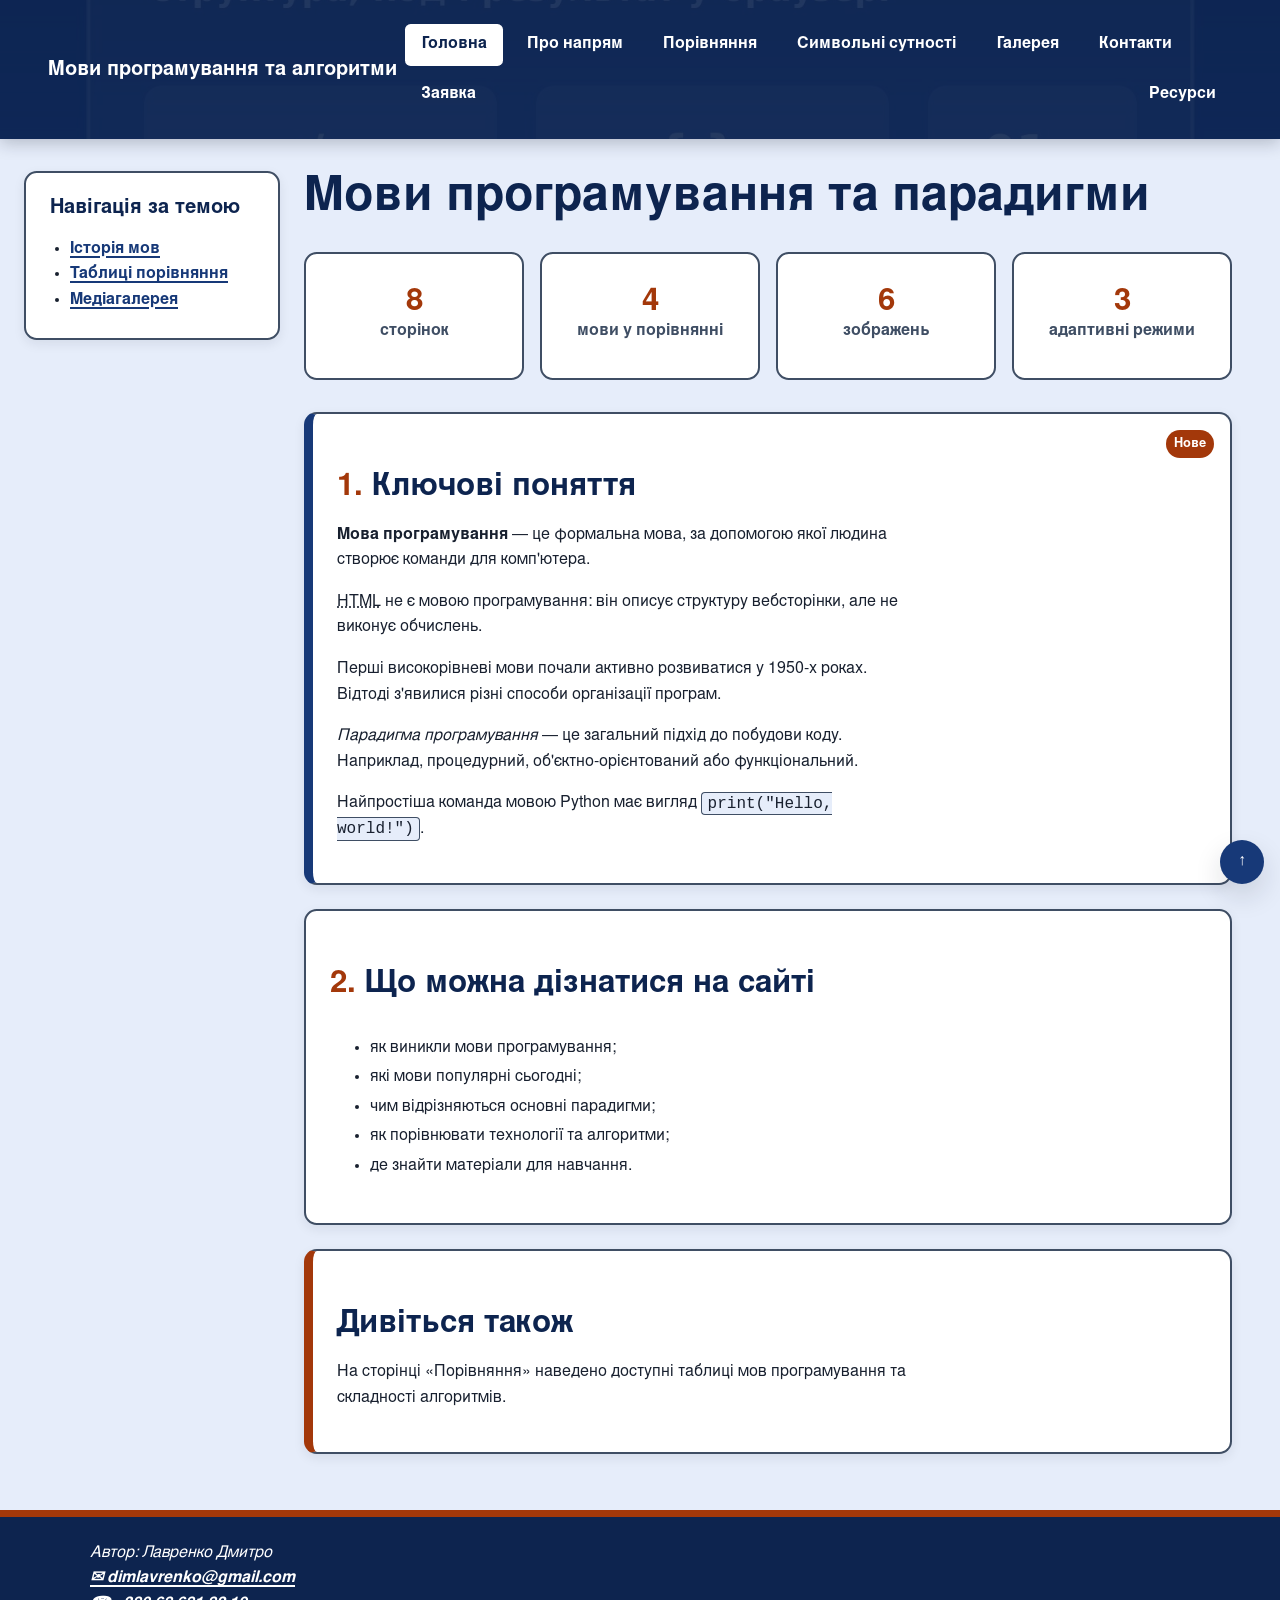
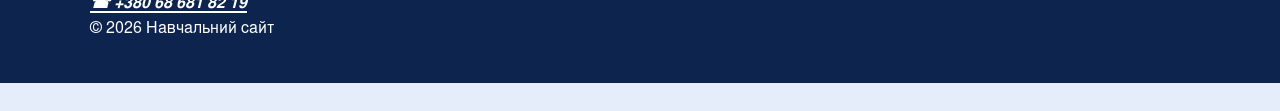
<file: index.html>
<!DOCTYPE html>
<html lang="uk">
    <link
    rel="canonical"
    href="https://dimlavrenko-lab.github.io/lab12-lavrenko/"
>

<meta property="og:type" content="website">
<meta property="og:title" content="Мови програмування та парадигми">
<meta
    property="og:description"
    content="Навчальний сайт про мови програмування, алгоритми та вебтехнології."
>
<meta
    property="og:image"
    content="https://dimlavrenko-lab.github.io/lab12-lavrenko/img/og-preview.jpg"
>
<meta
    property="og:url"
    content="https://dimlavrenko-lab.github.io/lab12-lavrenko/"
>
<head>
    <meta charset="utf-8">
    <meta name="viewport" content="width=device-width, initial-scale=1">
    <meta name="description" content="Навчальний сайт про мови програмування, їхні особливості, призначення та основні парадигми сучасної розробки програмного забезпечення.">
    <meta name="author" content="Лавренко Дмитро">
    <link rel="stylesheet" href="css/style.css">
    <title>Мови програмування та парадигми — головна сторінка</title>
</head>
<body id="top" class="page">
    <header class="hero page__header">
        <a href="index.html" class="site-title">Мови програмування та алгоритми</a>
        <nav aria-label="Головна навігація">
            <ul class="menu">
                <li><a href="index.html" aria-current="page">Головна</a></li>
                <li><a href="about.html">Про напрям</a></li>
                <li><a href="comparison.html">Порівняння</a></li>
                <li><a href="entities.html">Символьні сутності</a></li>
                <li><a href="gallery.html">Галерея</a></li>
                <li><a href="contacts.html">Контакти</a></li>
                <li><a href="application.html">Заявка</a></li>
                <li class="menu__spacer"><a href="pages/resources.html">Ресурси</a></li>
            </ul>
        </nav>
    </header>

    <main class="container page__main">
        <h1>Мови програмування та парадигми</h1>
        <section class="stats" aria-label="Коротка статистика сайту">
            <div class="stat"><strong>8</strong><span>сторінок</span></div>
            <div class="stat"><strong>4</strong><span>мови у порівнянні</span></div>
            <div class="stat"><strong>6</strong><span>зображень</span></div>
            <div class="stat"><strong>3</strong><span>адаптивні режими</span></div>
        </section>
        <section class="card featured numbered-section">
            <span class="badge">Нове</span>
            <h2>Ключові поняття</h2>
            <p><strong>Мова програмування</strong> — це формальна мова, за допомогою якої людина створює команди для комп'ютера.</p>
            <p><abbr title="HyperText Markup Language">HTML</abbr> не є мовою програмування: він описує структуру вебсторінки, але не виконує обчислень.</p>
            <p>Перші високорівневі мови почали активно розвиватися у <time datetime="1950">1950-х роках</time>. Відтоді з'явилися різні способи організації програм.</p>
            <p><em>Парадигма програмування</em> — це загальний підхід до побудови коду. Наприклад, процедурний, об'єктно-орієнтований або функціональний.</p>
            <p>Найпростіша команда мовою Python має вигляд <code>print("Hello, world!")</code>.</p>
        </section>
        <section class="card numbered-section">
            <h2>Що можна дізнатися на сайті</h2>
            <ul>
                <li>як виникли мови програмування;</li>
                <li>які мови популярні сьогодні;</li>
                <li>чим відрізняються основні парадигми;</li>
                <li>як порівнювати технології та алгоритми;</li>
                <li>де знайти матеріали для навчання.</li>
            </ul>
        </section>
        <aside class="card card--accent">
            <h2>Дивіться також</h2>
            <p>На сторінці «Порівняння» наведено доступні таблиці мов програмування та складності алгоритмів.</p>
        </aside>
    </main>
    <aside class="page__sidebar" aria-labelledby="sidebar-title">
        <h2 id="sidebar-title">Навігація за темою</h2>
        <ul><li><a href="about.html">Історія мов</a></li><li><a href="comparison.html">Таблиці порівняння</a></li><li><a href="gallery.html">Медіагалерея</a></li></ul>
    </aside>
    <div class="tooltip">
        <a class="back-to-top" href="#top" aria-describedby="top-tip"><span aria-hidden="true">↑</span><span class="visually-hidden">Нагору</span></a>
        <span class="tooltip__text" id="top-tip" role="tooltip">Повернутися на початок</span>
    </div>
    <footer class="site-footer page__footer">
        <address>
            Автор: Лавренко Дмитро<br>
            <a href="mailto:dimlavrenko@gmail.com">dimlavrenko@gmail.com</a><br>
            <a href="tel:+380686818219">+380 68 681 82 19</a>
        </address>
        <p>&copy; 2026 Навчальний сайт</p>
    </footer>
</body>
</html>
</file>
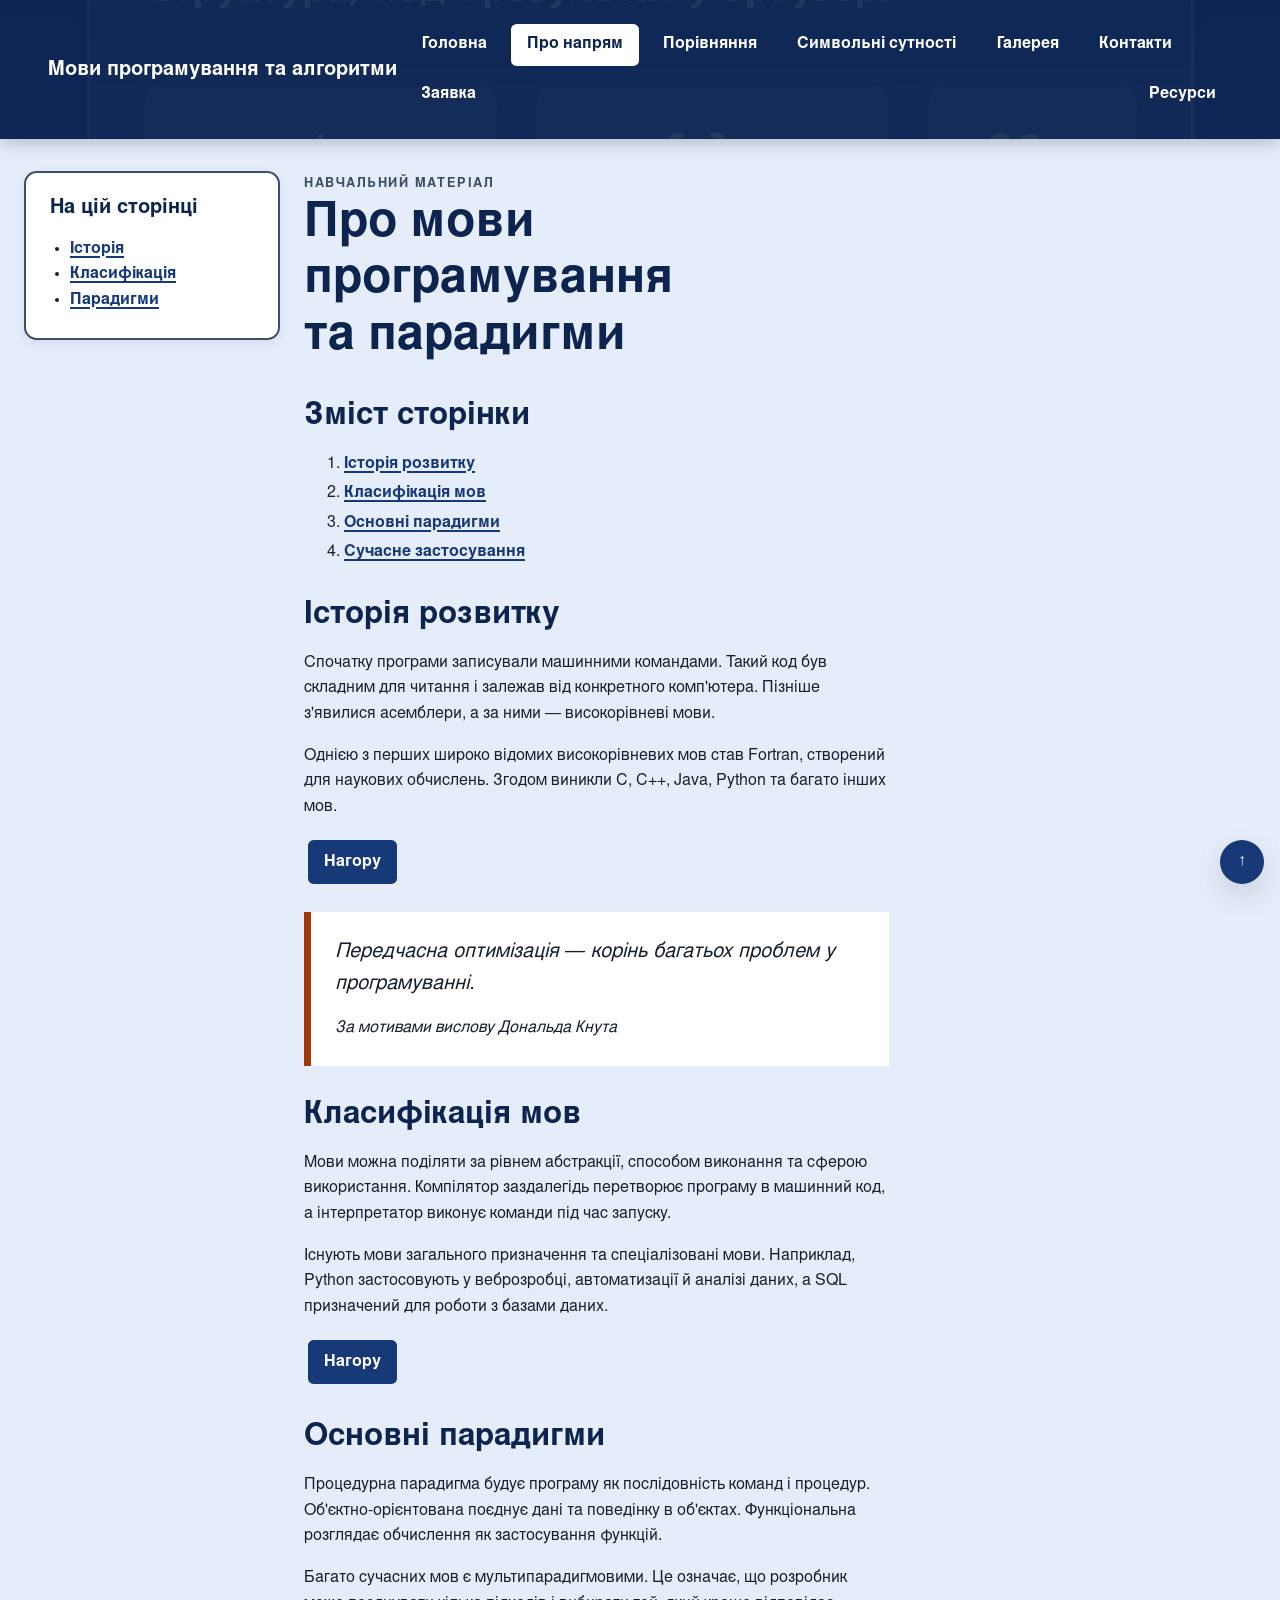
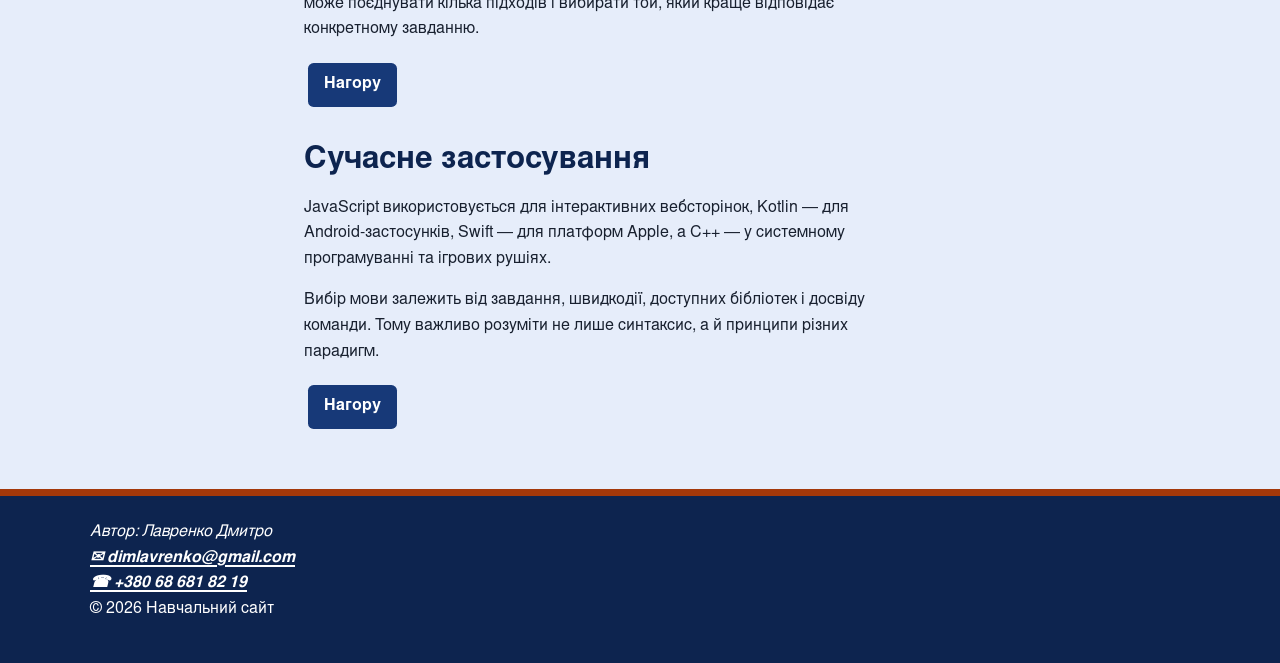
<file: about.html>
<!DOCTYPE html>
<html lang="uk">
<head>
    <meta charset="utf-8">
    <meta name="viewport" content="width=device-width, initial-scale=1">
    <meta name="description" content="Історія мов програмування, їх класифікація, популярні представники та пояснення процедурної, об'єктної й функціональної парадигм.">
    <meta name="author" content="Лавренко Дмитро">
    <link rel="stylesheet" href="css/style.css">
    <title>Про мови програмування та основні парадигми розробки</title>

    <link rel="canonical" href="https://dimlavrenko-lab.github.io/lab12-lavrenko/about.html">
    <meta property="og:type" content="website">
    <meta property="og:title" content="Про мови програмування та парадигми">
    <meta property="og:description" content="Інформація про розвиток, класифікацію та застосування мов програмування">
    <meta property="og:image" content="https://dimlavrenko-lab.github.io/lab12-lavrenko/img/og-preview.jpg">
    <meta property="og:url" content="https://dimlavrenko-lab.github.io/lab12-lavrenko/about.html">
</head>
<body id="top" class="page">
    <header class="hero page__header">
        <a href="index.html" class="site-title">Мови програмування та алгоритми</a>
        <nav aria-label="Головна навігація">
            <ul class="menu">
                <li><a href="index.html">Головна</a></li>
                <li><a href="about.html" aria-current="page">Про напрям</a></li>
                <li><a href="comparison.html">Порівняння</a></li>
                <li><a href="entities.html">Символьні сутності</a></li>
                <li><a href="gallery.html">Галерея</a></li>
                <li><a href="contacts.html">Контакти</a></li>
                <li><a href="application.html">Заявка</a></li>
                <li class="menu__spacer"><a href="pages/resources.html">Ресурси</a></li>
            </ul>
        </nav>
    </header>
    <main class="container content page__main">
        <span class="label">Навчальний матеріал</span>
        <h1>Про мови програмування та парадигми</h1>
        <nav aria-label="Зміст сторінки">
            <h2>Зміст сторінки</h2>
            <ol>
                <li><a href="#history">Історія розвитку</a></li>
                <li><a href="#classification">Класифікація мов</a></li>
                <li><a href="#paradigms">Основні парадигми</a></li>
                <li><a href="#modern">Сучасне застосування</a></li>
            </ol>
        </nav>
        <section id="history">
            <h2>Історія розвитку</h2>
            <p>Спочатку програми записували машинними командами. Такий код був складним для читання і залежав від конкретного комп'ютера. Пізніше з'явилися асемблери, а за ними — високорівневі мови.</p>
            <p>Однією з перших широко відомих високорівневих мов став Fortran, створений для наукових обчислень. Згодом виникли C, C++, Java, Python та багато інших мов.</p>
            <p><a class="btn" href="#top">Нагору</a></p>
        </section>
        <blockquote class="quote">
            <p>Передчасна оптимізація — корінь багатьох проблем у програмуванні.</p>
            <footer><cite>За мотивами вислову Дональда Кнута</cite></footer>
        </blockquote>
        <section id="classification">
            <h2>Класифікація мов</h2>
            <p>Мови можна поділяти за рівнем абстракції, способом виконання та сферою використання. Компілятор заздалегідь перетворює програму в машинний код, а інтерпретатор виконує команди під час запуску.</p>
            <p>Існують мови загального призначення та спеціалізовані мови. Наприклад, Python застосовують у веброзробці, автоматизації й аналізі даних, а SQL призначений для роботи з базами даних.</p>
            <p><a class="btn" href="#top">Нагору</a></p>
        </section>
        <section id="paradigms">
            <h2>Основні парадигми</h2>
            <p>Процедурна парадигма будує програму як послідовність команд і процедур. Об'єктно-орієнтована поєднує дані та поведінку в об'єктах. Функціональна розглядає обчислення як застосування функцій.</p>
            <p>Багато сучасних мов є мультипарадигмовими. Це означає, що розробник може поєднувати кілька підходів і вибирати той, який краще відповідає конкретному завданню.</p>
            <p><a class="btn" href="#top">Нагору</a></p>
        </section>
        <section id="modern">
            <h2>Сучасне застосування</h2>
            <p>JavaScript використовується для інтерактивних вебсторінок, Kotlin — для Android-застосунків, Swift — для платформ Apple, а C++ — у системному програмуванні та ігрових рушіях.</p>
            <p>Вибір мови залежить від завдання, швидкодії, доступних бібліотек і досвіду команди. Тому важливо розуміти не лише синтаксис, а й принципи різних парадигм.</p>
            <p><a class="btn" href="#top">Нагору</a></p>
        </section>
    </main>
    <aside class="page__sidebar" aria-labelledby="sidebar-title"><h2 id="sidebar-title">На цій сторінці</h2><ul><li><a href="#history">Історія</a></li><li><a href="#classification">Класифікація</a></li><li><a href="#paradigms">Парадигми</a></li></ul></aside>
    <a class="back-to-top" href="#top"><span aria-hidden="true">↑</span><span class="visually-hidden">Нагору</span></a>
    <footer class="site-footer page__footer">
        <address>
            Автор: Лавренко Дмитро<br>
            <a href="mailto:dimlavrenko@gmail.com">dimlavrenko@gmail.com</a><br>
            <a href="tel:+380686818219">+380 68 681 82 19</a>
        </address>
        <p>&copy; 2026 Навчальний сайт</p>
    </footer>
</body>
</html>
</file>
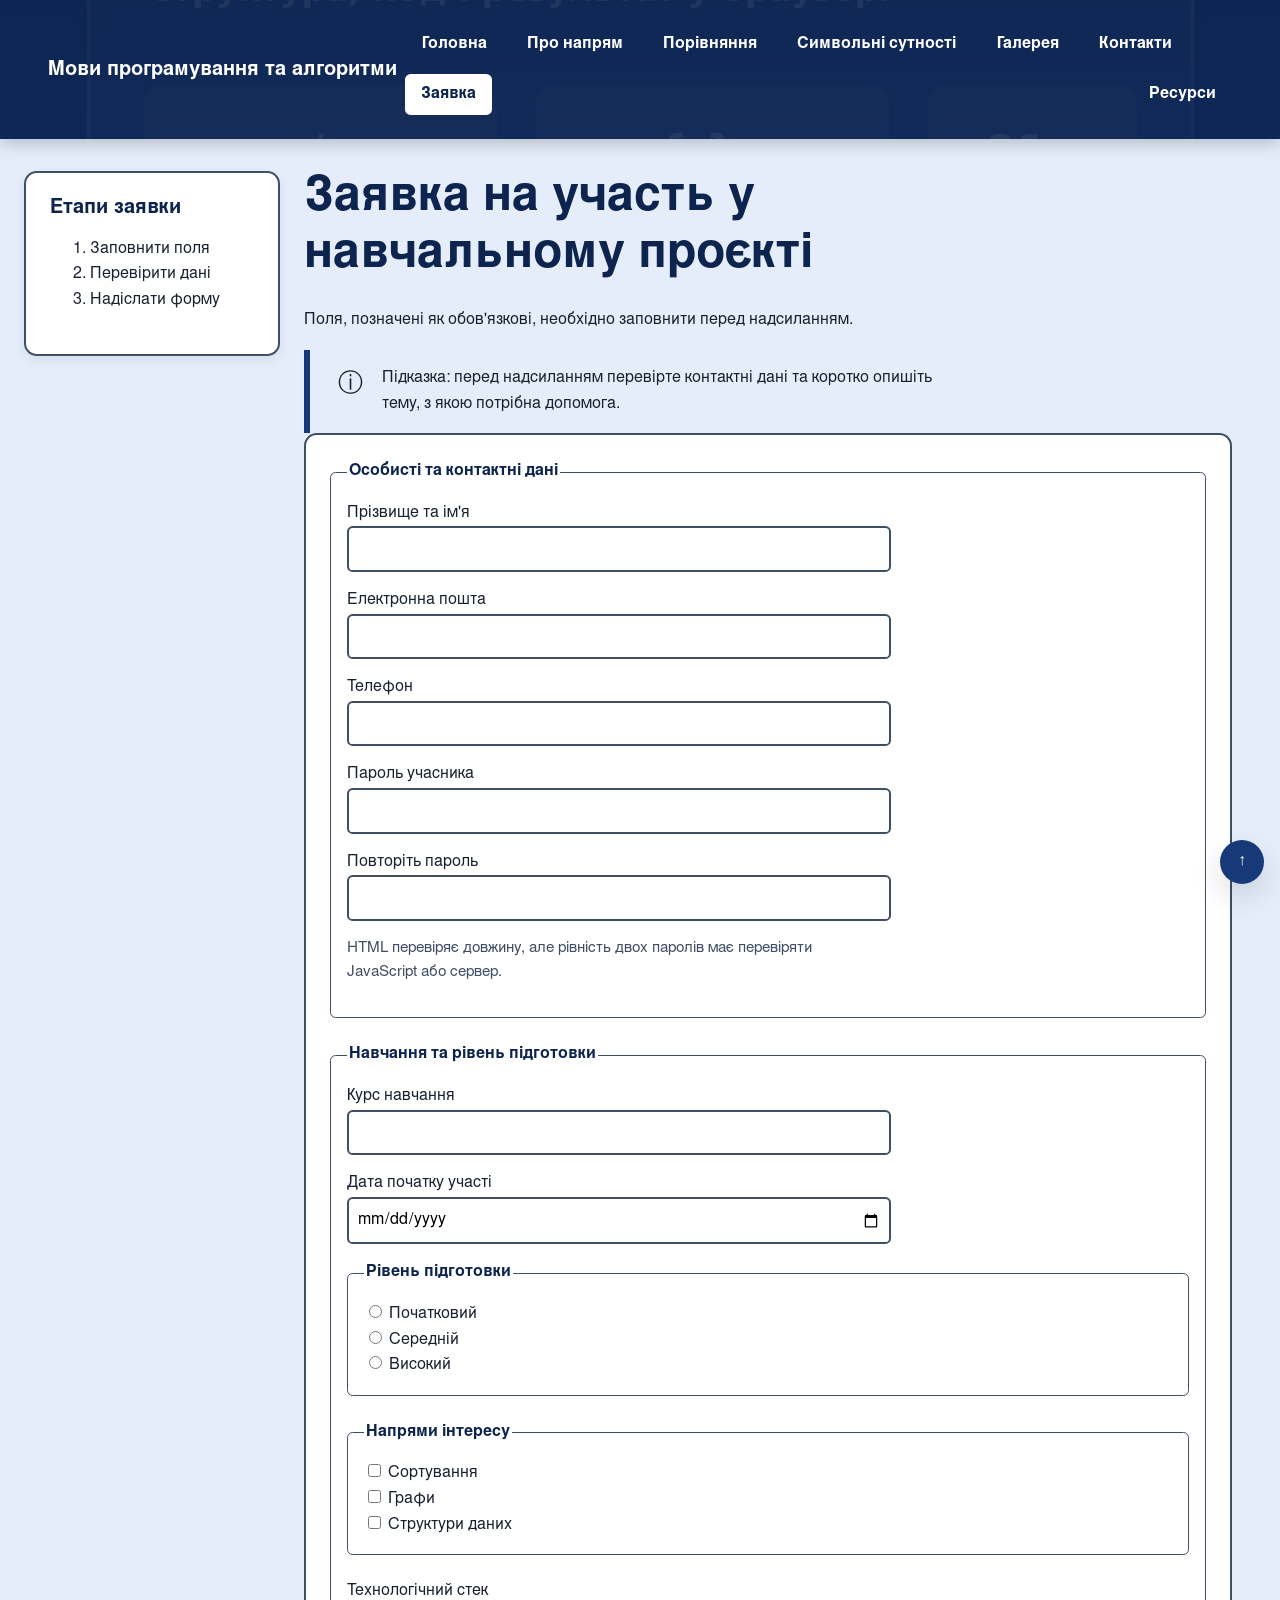
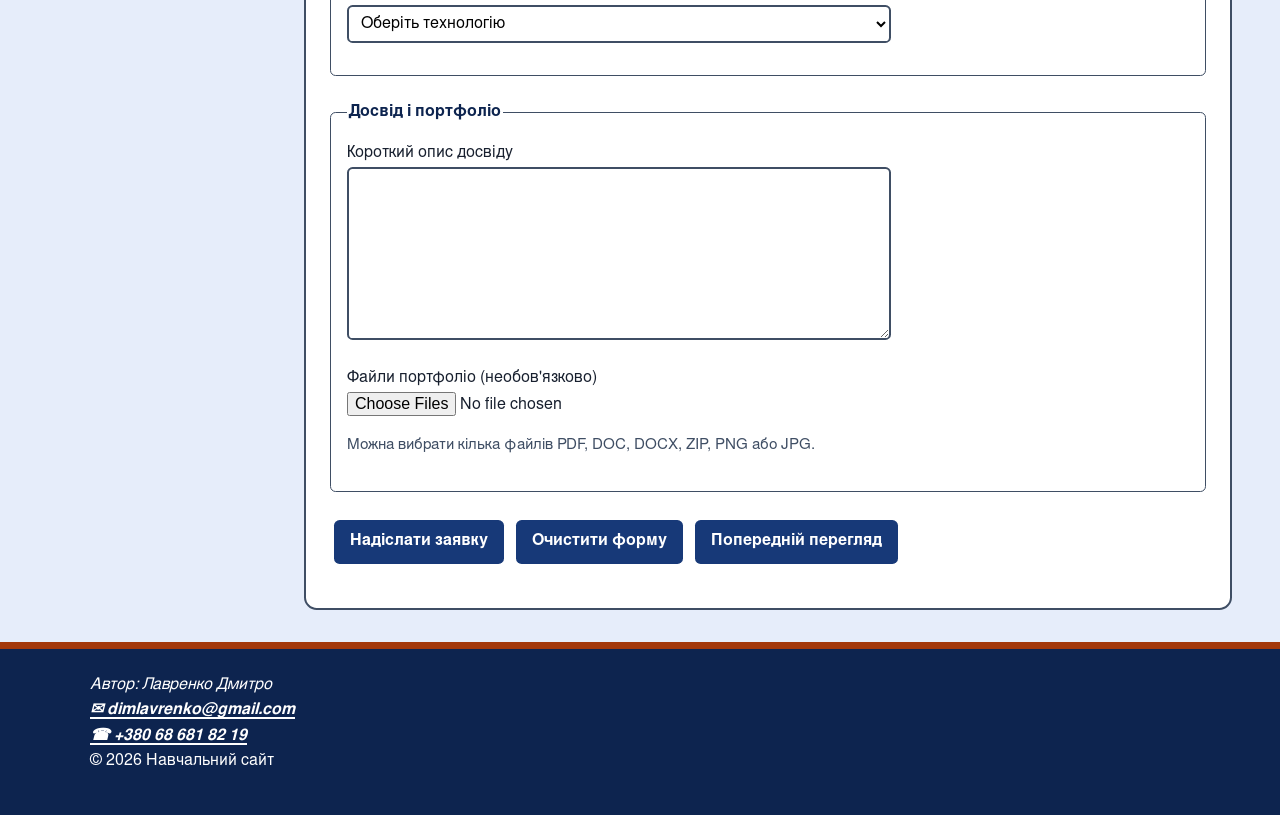
<file: application.html>
<!DOCTYPE html>
<html lang="uk">
<head>
    <meta charset="utf-8">
    <meta name="viewport" content="width=device-width, initial-scale=1">
    <meta name="description" content="Форма заявки на участь у навчальному проєкті з алгоритмів.">
    <meta name="author" content="Лавренко Дмитро">
    <link rel="stylesheet" href="css/style.css">
    <title>Заявка на участь у проєкті з алгоритмів</title>

    <link rel="canonical" href="https://dimlavrenko-lab.github.io/lab12-lavrenko/application.html">
    <meta property="og:type" content="website">
    <meta property="og:title" content="Заявка">
    <meta property="og:description" content="Форма подання заявки на навчальному сайті">
    <meta property="og:image" content="https://dimlavrenko-lab.github.io/lab12-lavrenko/img/og-preview.jpg">
    <meta property="og:url" content="https://dimlavrenko-lab.github.io/lab12-lavrenko/application.html">
</head>
<body id="top" class="page">
    <header class="hero page__header">
        <a href="index.html" class="site-title">Мови програмування та алгоритми</a>
        <nav aria-label="Головна навігація">
            <ul class="menu">
                <li><a href="index.html">Головна</a></li>
                <li><a href="about.html">Про напрям</a></li>
                <li><a href="comparison.html">Порівняння</a></li>
                <li><a href="entities.html">Символьні сутності</a></li>
                <li><a href="gallery.html">Галерея</a></li>
                <li><a href="contacts.html">Контакти</a></li>
                <li><a href="application.html" aria-current="page">Заявка</a></li>
                <li class="menu__spacer"><a href="pages/resources.html">Ресурси</a></li>
            </ul>
        </nav>
    </header>

    <main class="container page__main">
        <h1>Заявка на участь у навчальному проєкті</h1>
        <p>Поля, позначені як обов'язкові, необхідно заповнити перед надсиланням.</p>
        <div class="media">
            <span class="media__icon" aria-hidden="true">ⓘ</span>
            <p class="media__body">Підказка: перед надсиланням перевірте контактні дані та коротко опишіть тему, з якою потрібна допомога.</p>
        </div>

        <form action="https://httpbin.org/post" method="post" enctype="multipart/form-data">
            <input type="hidden" name="project" value="algorithms-2026">

            <fieldset>
                <legend>Особисті та контактні дані</legend>

                <p>
                    <label for="fullname">Прізвище та ім'я</label><br>
                    <input
                        type="text"
                        id="fullname"
                        name="fullname"
                        minlength="3"
                        maxlength="80"
                        autocomplete="name"
                        required
                    >
                </p>

                <p>
                    <label for="email">Електронна пошта</label><br>
                    <input
                        type="email"
                        id="email"
                        name="email"
                        autocomplete="email"
                        required
                    >
                </p>

                <p>
                    <label for="phone">Телефон</label><br>
                    <input
                        type="tel"
                        id="phone"
                        name="phone"
                        pattern="\+380[0-9]{9}"
                        title="Формат: +380671234567"
                        autocomplete="tel"
                        required
                    >
                </p>

                <p>
                    <label for="password">Пароль учасника</label><br>
                    <input
                        type="password"
                        id="password"
                        name="password"
                        minlength="8"
                        autocomplete="new-password"
                        required
                    >
                </p>

                <p>
                    <label for="password-confirm">Повторіть пароль</label><br>
                    <input
                        type="password"
                        id="password-confirm"
                        name="password_confirm"
                        minlength="8"
                        autocomplete="new-password"
                        required
                    >
                </p>
                <p class="form-hint">HTML перевіряє довжину, але рівність двох паролів має перевіряти JavaScript або сервер.</p>
            </fieldset>

            <fieldset>
                <legend>Навчання та рівень підготовки</legend>

                <p>
                    <label for="course">Курс навчання</label><br>
                    <input
                        type="number"
                        id="course"
                        name="course"
                        min="1"
                        max="4"
                        step="1"
                        required
                    >
                </p>

                <p>
                    <label for="start-date">Дата початку участі</label><br>
                    <input
                        type="date"
                        id="start-date"
                        name="start_date"
                        min="2026-09-25"
                        required
                    >
                </p>

                <fieldset>
                    <legend>Рівень підготовки</legend>
                    <label><input type="radio" name="level" value="beginner" required> Початковий</label><br>
                    <label><input type="radio" name="level" value="middle"> Середній</label><br>
                    <label><input type="radio" name="level" value="advanced"> Високий</label>
                </fieldset>

                <fieldset>
                    <legend>Напрями інтересу</legend>
                    <label><input type="checkbox" name="interests" value="sorting"> Сортування</label><br>
                    <label><input type="checkbox" name="interests" value="graphs"> Графи</label><br>
                    <label><input type="checkbox" name="interests" value="data-structures"> Структури даних</label>
                </fieldset>

                <p>
                    <label for="stack">Технологічний стек</label><br>
                    <select id="stack" name="stack" required>
                        <option value="">Оберіть технологію</option>
                        <optgroup label="Мови високого рівня">
                            <option value="python">Python</option>
                            <option value="csharp">C#</option>
                            <option value="java">Java</option>
                        </optgroup>
                        <optgroup label="Системні мови">
                            <option value="cpp">C++</option>
                            <option value="rust">Rust</option>
                        </optgroup>
                    </select>
                </p>
            </fieldset>

            <fieldset>
                <legend>Досвід і портфоліо</legend>

                <p>
                    <label for="experience">Короткий опис досвіду</label><br>
                    <textarea
                        id="experience"
                        name="experience"
                        rows="6"
                        minlength="20"
                        maxlength="1500"
                        required
                    ></textarea>
                </p>

                <p>
                    <label for="portfolio">Файли портфоліо (необов'язково)</label><br>
                    <input
                        type="file"
                        id="portfolio"
                        name="portfolio"
                        accept=".pdf,.doc,.docx,.zip,image/png,image/jpeg"
                        multiple
                    >
                </p>
                <p class="form-hint">Можна вибрати кілька файлів PDF, DOC, DOCX, ZIP, PNG або JPG.</p>
            </fieldset>

            <p>
                <button class="btn" type="submit">Надіслати заявку</button>
                <button class="btn" type="reset">Очистити форму</button>
                <button class="btn" type="button">Попередній перегляд</button>
            </p>
        </form>
    </main>
    <aside class="page__sidebar" aria-labelledby="sidebar-title"><h2 id="sidebar-title">Етапи заявки</h2><ol><li>Заповнити поля</li><li>Перевірити дані</li><li>Надіслати форму</li></ol></aside>

    <a class="back-to-top" href="#top"><span aria-hidden="true">↑</span><span class="visually-hidden">Нагору</span></a>
    <footer class="site-footer page__footer">
        <address>
            Автор: Лавренко Дмитро<br>
            <a href="mailto:dimlavrenko@gmail.com">dimlavrenko@gmail.com</a><br>
            <a href="tel:+380686818219">+380 68 681 82 19</a>
        </address>
        <p>&copy; 2026 Навчальний сайт</p>
    </footer>
</body>
</html>
</file>
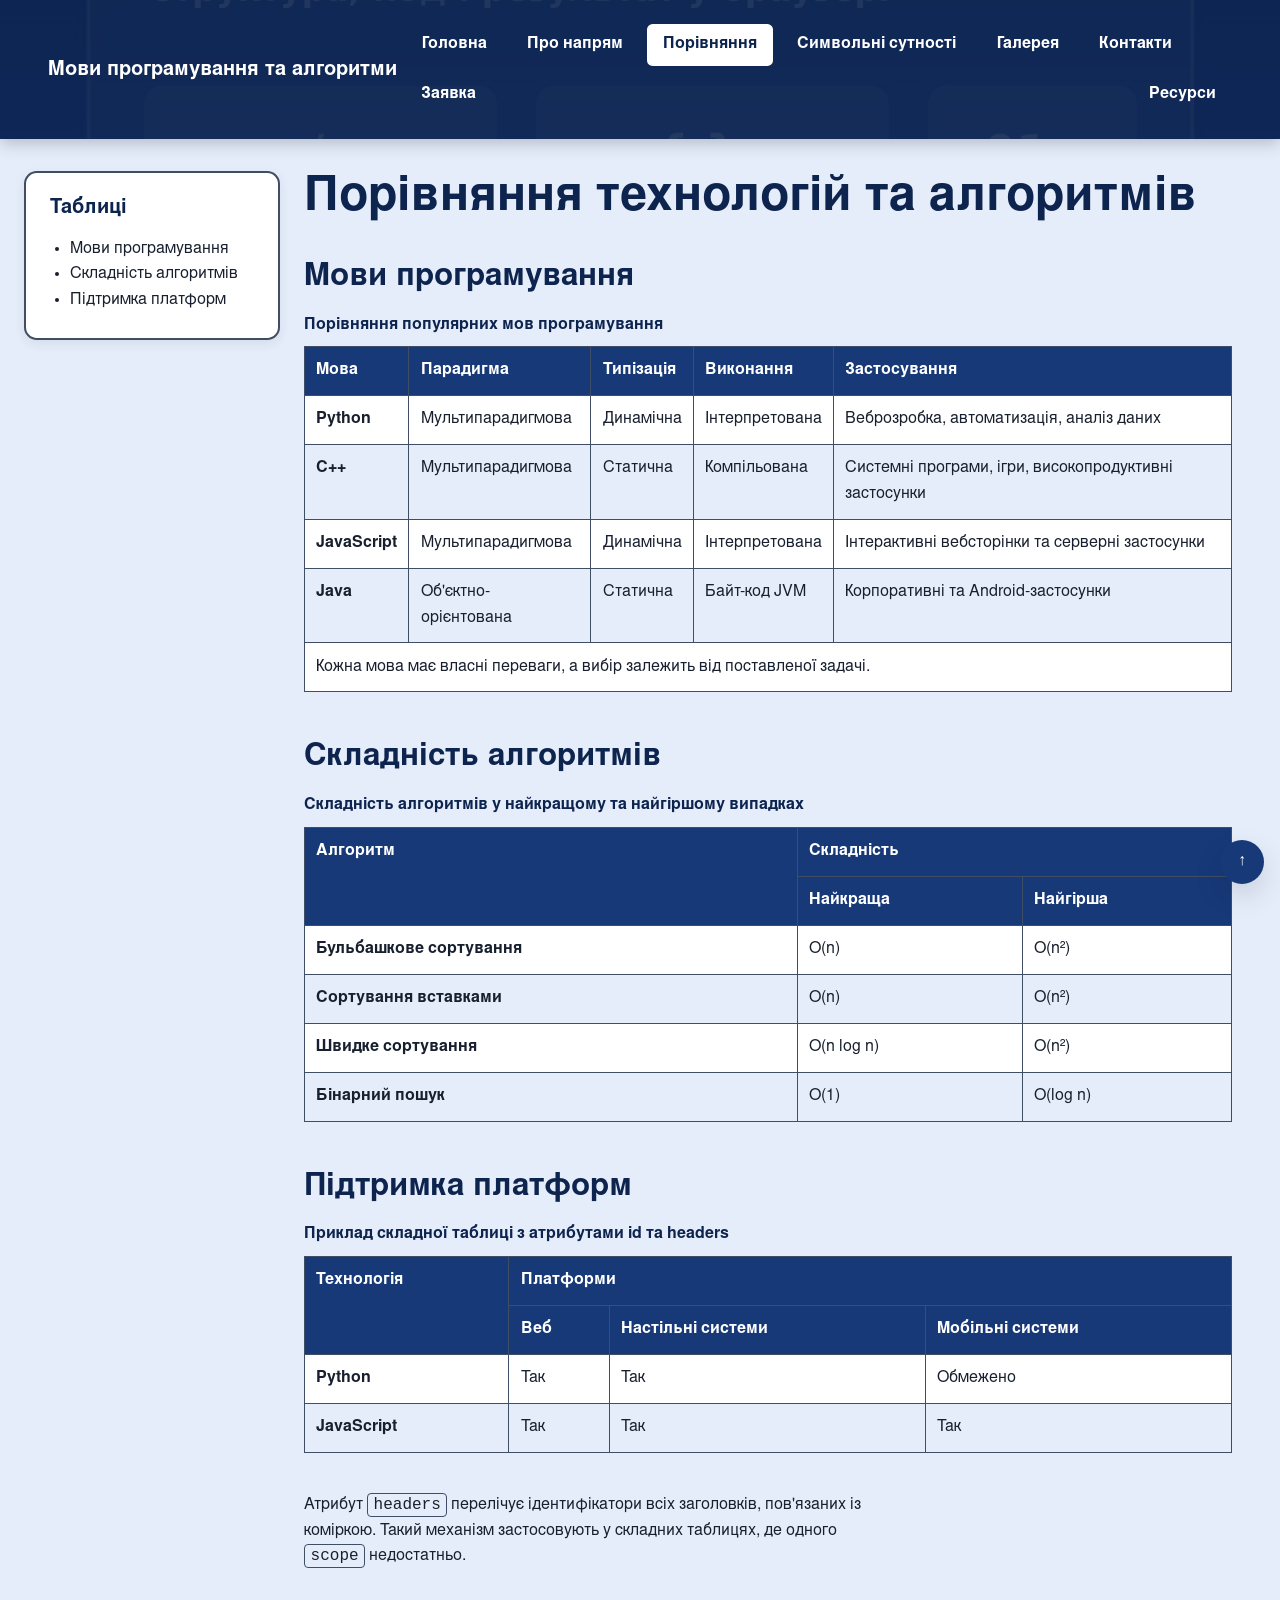
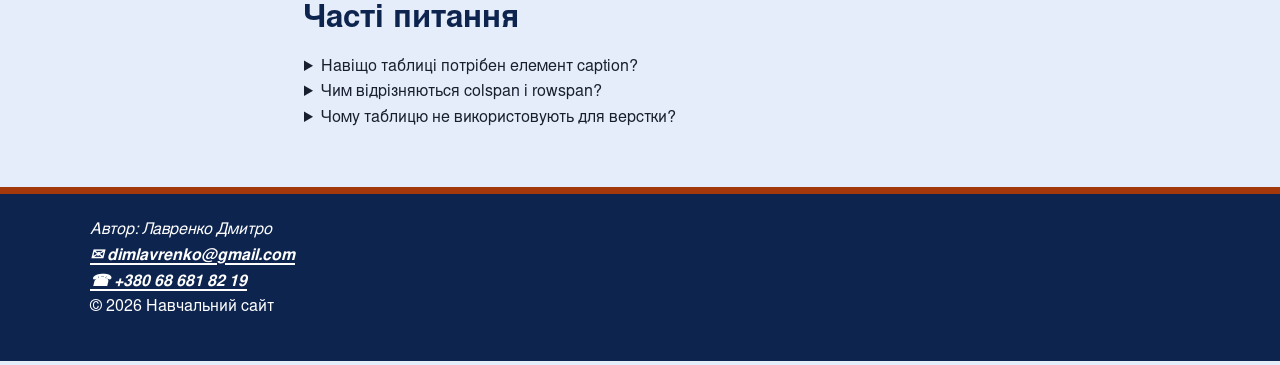
<file: comparison.html>
<!DOCTYPE html>
<html lang="uk">
<head>
    <meta charset="utf-8">
    <meta name="viewport" content="width=device-width, initial-scale=1">
    <meta name="description" content="Порівняльні таблиці мов програмування, парадигм, типізації, способів виконання та обчислювальної складності популярних алгоритмів.">
    <meta name="author" content="Лавренко Дмитро">
    <link rel="stylesheet" href="css/style.css">
    <link rel="stylesheet" href="css/print.css" media="print">
    <title>Порівняння мов програмування та складності алгоритмів</title>

    <link rel="canonical" href="https://dimlavrenko-lab.github.io/lab12-lavrenko/comparison.html">
    <meta property="og:type" content="website">
    <meta property="og:title" content="Порівняння мов та алгоритмів">
    <meta property="og:description" content="Порівняльні таблиці мов програмування і складності алгоритмів">
    <meta property="og:image" content="https://dimlavrenko-lab.github.io/lab12-lavrenko/img/og-preview.jpg">
    <meta property="og:url" content="https://dimlavrenko-lab.github.io/lab12-lavrenko/comparison.html">
</head>
<body id="top" class="page">
    <header class="hero page__header">
        <a href="index.html" class="site-title">Мови програмування та алгоритми</a>
        <nav aria-label="Головна навігація">
            <ul class="menu">
                <li><a href="index.html">Головна</a></li>
                <li><a href="about.html">Про напрям</a></li>
                <li><a href="comparison.html" aria-current="page">Порівняння</a></li>
                <li><a href="entities.html">Символьні сутності</a></li>
                <li><a href="gallery.html">Галерея</a></li>
                <li><a href="contacts.html">Контакти</a></li>
                <li><a href="application.html">Заявка</a></li>
                <li class="menu__spacer"><a href="pages/resources.html">Ресурси</a></li>
            </ul>
        </nav>
    </header>
    <main class="container page__main">
        <h1>Порівняння технологій та алгоритмів</h1>
        <section>
            <h2>Мови програмування</h2>
            <div class="table-wrapper"><table>
                <caption>Порівняння популярних мов програмування</caption>
                <thead>
                    <tr>
                        <th scope="col">Мова</th>
                        <th scope="col">Парадигма</th>
                        <th scope="col">Типізація</th>
                        <th scope="col">Виконання</th>
                        <th scope="col">Застосування</th>
                    </tr>
                </thead>
                <tbody>
                    <tr>
                        <th scope="row">Python</th>
                        <td>Мультипарадигмова</td>
                        <td>Динамічна</td>
                        <td>Інтерпретована</td>
                        <td>Веброзробка, автоматизація, аналіз даних</td>
                    </tr>
                    <tr>
                        <th scope="row">C++</th>
                        <td>Мультипарадигмова</td>
                        <td>Статична</td>
                        <td>Компільована</td>
                        <td>Системні програми, ігри, високопродуктивні застосунки</td>
                    </tr>
                    <tr>
                        <th scope="row">JavaScript</th>
                        <td>Мультипарадигмова</td>
                        <td>Динамічна</td>
                        <td>Інтерпретована</td>
                        <td>Інтерактивні вебсторінки та серверні застосунки</td>
                    </tr>
                    <tr>
                        <th scope="row">Java</th>
                        <td>Об'єктно-орієнтована</td>
                        <td>Статична</td>
                        <td>Байт-код JVM</td>
                        <td>Корпоративні та Android-застосунки</td>
                    </tr>
                </tbody>
                <tfoot>
                    <tr>
                        <td colspan="5">Кожна мова має власні переваги, а вибір залежить від поставленої задачі.</td>
                    </tr>
                </tfoot>
            </table></div>
        </section>
        <section>
            <h2>Складність алгоритмів</h2>
            <div class="table-wrapper"><table>
                <caption>Складність алгоритмів у найкращому та найгіршому випадках</caption>
                <thead>
                    <tr>
                        <th rowspan="2" scope="col">Алгоритм</th>
                        <th colspan="2" scope="colgroup">Складність</th>
                    </tr>
                    <tr>
                        <th scope="col">Найкраща</th>
                        <th scope="col">Найгірша</th>
                    </tr>
                </thead>
                <tbody>
                    <tr>
                        <th scope="row">Бульбашкове сортування</th>
                        <td>O(n)</td>
                        <td>O(n²)</td>
                    </tr>
                    <tr>
                        <th scope="row">Сортування вставками</th>
                        <td>O(n)</td>
                        <td>O(n²)</td>
                    </tr>
                    <tr>
                        <th scope="row">Швидке сортування</th>
                        <td>O(n log n)</td>
                        <td>O(n²)</td>
                    </tr>
                    <tr>
                        <th scope="row">Бінарний пошук</th>
                        <td>O(1)</td>
                        <td>O(log n)</td>
                    </tr>
                </tbody>
            </table></div>
        </section>
        <section>
            <h2>Підтримка платформ</h2>
            <div class="table-wrapper"><table>
                <caption>Приклад складної таблиці з атрибутами id та headers</caption>
                <thead>
                    <tr>
                        <th id="technology" rowspan="2">Технологія</th>
                        <th id="platforms" colspan="3">Платформи</th>
                    </tr>
                    <tr>
                        <th id="web" headers="platforms">Веб</th>
                        <th id="desktop" headers="platforms">Настільні системи</th>
                        <th id="mobile" headers="platforms">Мобільні системи</th>
                    </tr>
                </thead>
                <tbody>
                    <tr>
                        <th id="python" headers="technology">Python</th>
                        <td headers="python platforms web">Так</td>
                        <td headers="python platforms desktop">Так</td>
                        <td headers="python platforms mobile">Обмежено</td>
                    </tr>
                    <tr>
                        <th id="javascript" headers="technology">JavaScript</th>
                        <td headers="javascript platforms web">Так</td>
                        <td headers="javascript platforms desktop">Так</td>
                        <td headers="javascript platforms mobile">Так</td>
                    </tr>
                </tbody>
            </table></div>
            <p>Атрибут <code>headers</code> перелічує ідентифікатори всіх заголовків, пов'язаних із коміркою. Такий механізм застосовують у складних таблицях, де одного <code>scope</code> недостатньо.</p>
        </section>
        <section>
            <h2>Часті питання</h2>
            <details>
                <summary>Навіщо таблиці потрібен елемент caption?</summary>
                <p>Він повідомляє назву та призначення таблиці всім користувачам, зокрема тим, хто використовує програму екранного доступу.</p>
            </details>
            <details>
                <summary>Чим відрізняються colspan і rowspan?</summary>
                <p><code>colspan</code> об'єднує комірки по горизонталі, а <code>rowspan</code> — по вертикалі.</p>
            </details>
            <details>
                <summary>Чому таблицю не використовують для верстки?</summary>
                <p>Таблиця призначена для двовимірних даних. Розташування блоків сторінки виконують засобами CSS.</p>
            </details>
        </section>
    </main>
    <aside class="page__sidebar" aria-labelledby="sidebar-title"><h2 id="sidebar-title">Таблиці</h2><ul><li>Мови програмування</li><li>Складність алгоритмів</li><li>Підтримка платформ</li></ul></aside>
    <a class="back-to-top" href="#top"><span aria-hidden="true">↑</span><span class="visually-hidden">Нагору</span></a>
    <footer class="site-footer page__footer">
        <address>
            Автор: Лавренко Дмитро<br>
            <a href="mailto:dimlavrenko@gmail.com">dimlavrenko@gmail.com</a><br>
            <a href="tel:+380686818219">+380 68 681 82 19</a>
        </address>
        <p>&copy; 2026 Навчальний сайт</p>
    </footer>
</body>
</html>
</file>
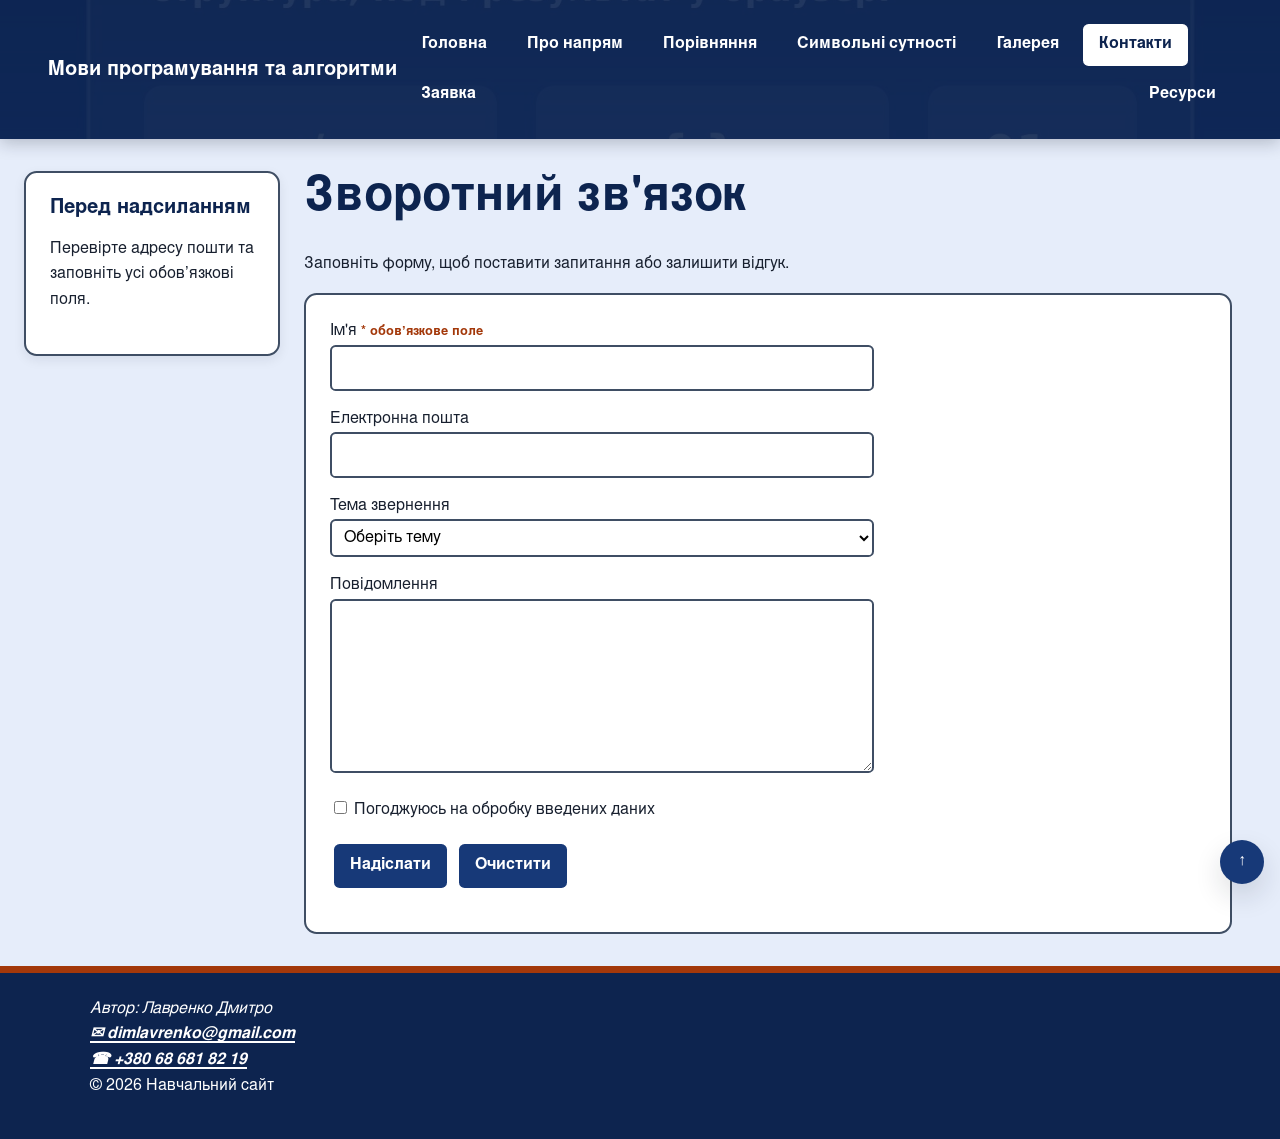
<file: contacts.html>
<!DOCTYPE html>
<html lang="uk">
<head>
    <meta charset="utf-8">
    <meta name="viewport" content="width=device-width, initial-scale=1">
    <meta name="description" content="Форма зворотного зв'язку навчального сайту про мови програмування.">
    <meta name="author" content="Лавренко Дмитро">
    <link rel="stylesheet" href="css/style.css">
    <title>Зворотний зв'язок — навчальний сайт</title>

    <link rel="canonical" href="https://dimlavrenko-lab.github.io/lab12-lavrenko/contacts.html">
    <meta property="og:type" content="website">
    <meta property="og:title" content="Зворотний зв'язок">
    <meta property="og:description" content="Форма зворотного зв'язку навчального сайту">
    <meta property="og:image" content="https://dimlavrenko-lab.github.io/lab12-lavrenko/img/og-preview.jpg">
    <meta property="og:url" content="https://dimlavrenko-lab.github.io/lab12-lavrenko/contacts.html">
</head>
<body id="top" class="page">
    <header class="hero page__header">
        <a href="index.html" class="site-title">Мови програмування та алгоритми</a>
        <nav aria-label="Головна навігація">
            <ul class="menu">
                <li><a href="index.html">Головна</a></li>
                <li><a href="about.html">Про напрям</a></li>
                <li><a href="comparison.html">Порівняння</a></li>
                <li><a href="entities.html">Символьні сутності</a></li>
                <li><a href="gallery.html">Галерея</a></li>
                <li><a href="contacts.html" aria-current="page">Контакти</a></li>
                <li><a href="application.html">Заявка</a></li>
                <li class="menu__spacer"><a href="pages/resources.html">Ресурси</a></li>
            </ul>
        </nav>
    </header>

    <main class="container page__main">
        <h1>Зворотний зв'язок</h1>
        <p>Заповніть форму, щоб поставити запитання або залишити відгук.</p>

        <form action="https://httpbin.org/post" method="post">
            <p class="field--required">
                <label for="contact-name">Ім'я</label><br>
                <input
                    type="text"
                    id="contact-name"
                    name="name"
                    minlength="2"
                    maxlength="60"
                    autocomplete="name"
                    required
                >
            </p>

            <p>
                <label>
                    Електронна пошта<br>
                    <input
                        type="email"
                        name="email"
                        autocomplete="email"
                        required
                    >
                </label>
            </p>

            <p>
                <label for="contact-topic">Тема звернення</label><br>
                <select id="contact-topic" name="topic" required>
                    <option value="">Оберіть тему</option>
                    <option value="question">Запитання</option>
                    <option value="feedback">Відгук</option>
                    <option value="cooperation">Співпраця</option>
                </select>
            </p>

            <p>
                <label>
                    Повідомлення<br>
                    <textarea
                        name="message"
                        rows="6"
                        minlength="10"
                        maxlength="1000"
                        required
                    ></textarea>
                </label>
            </p>

            <p>
                <label>
                    <input type="checkbox" name="consent" value="yes" required>
                    Погоджуюсь на обробку введених даних
                </label>
            </p>

            <p>
                <button class="btn" type="submit">Надіслати</button>
                <button class="btn" type="reset">Очистити</button>
            </p>
        </form>
    </main>
    <aside class="page__sidebar" aria-labelledby="sidebar-title"><h2 id="sidebar-title">Перед надсиланням</h2><p>Перевірте адресу пошти та заповніть усі обов’язкові поля.</p></aside>

    <a class="back-to-top" href="#top"><span aria-hidden="true">↑</span><span class="visually-hidden">Нагору</span></a>
    <footer class="site-footer page__footer">
        <address>
            Автор: Лавренко Дмитро<br>
            <a href="mailto:dimlavrenko@gmail.com">dimlavrenko@gmail.com</a><br>
            <a href="tel:+380686818219">+380 68 681 82 19</a>
        </address>
        <p>&copy; 2026 Навчальний сайт</p>
    </footer>
</body>
</html>
</file>
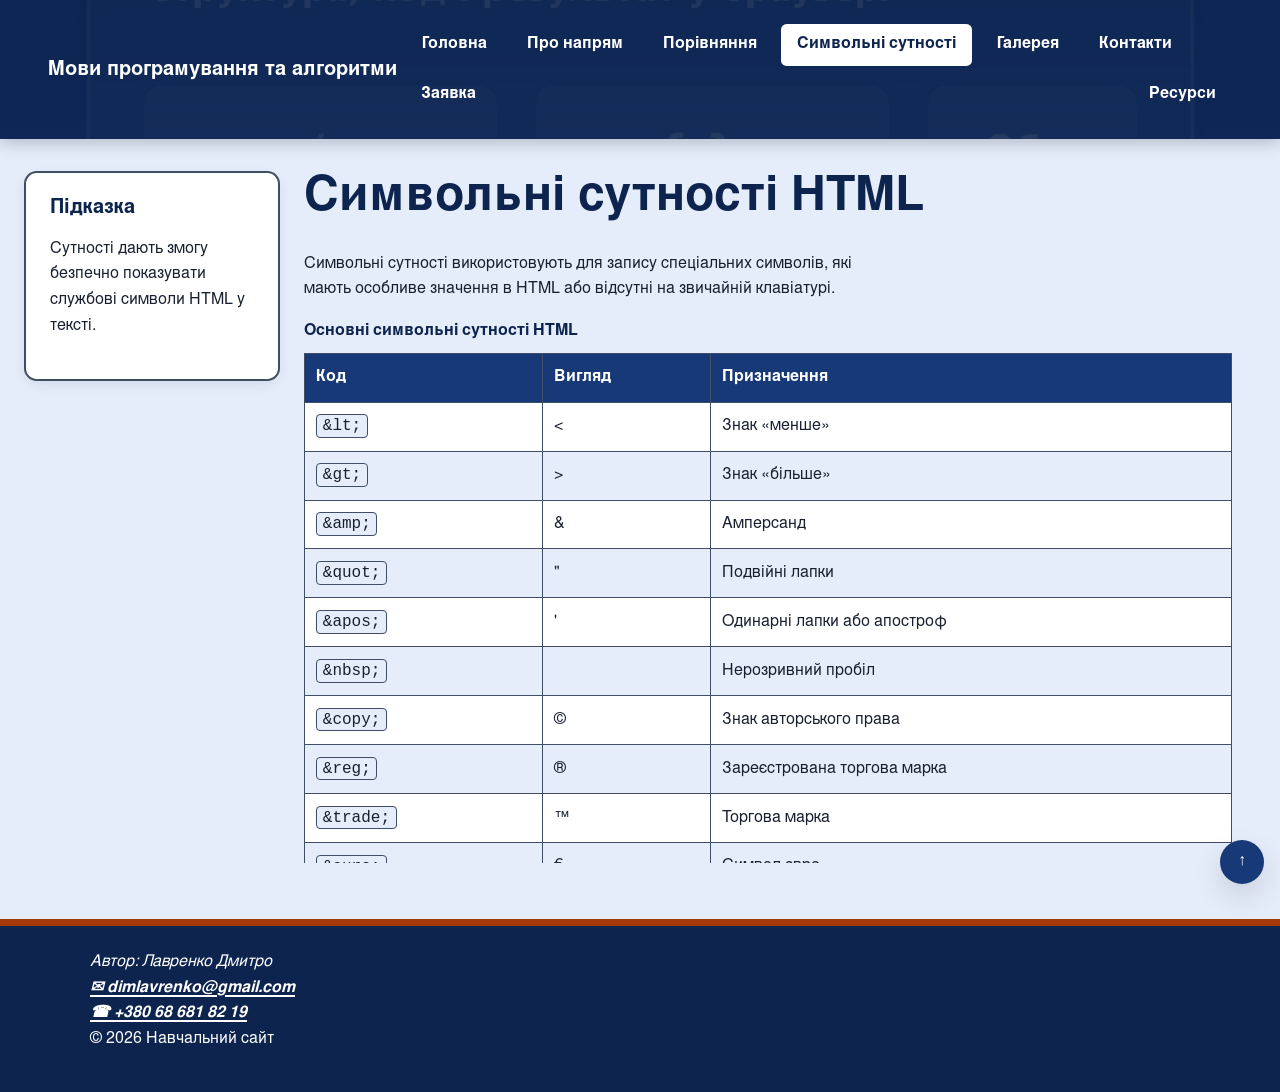
<file: entities.html>
<!DOCTYPE html>
<html lang="uk">
<head>
    <meta charset="utf-8">
    <meta name="viewport" content="width=device-width, initial-scale=1">
    <meta name="description" content="Довідкова таблиця символьних сутностей HTML із кодами, результатами відображення та поясненнями їх призначення у вебдокументах.">
    <meta name="author" content="Лавренко Дмитро">
    <link rel="stylesheet" href="css/style.css">
    <title>Довідкова таблиця символьних сутностей HTML</title>

    <link rel="canonical" href="https://dimlavrenko-lab.github.io/lab12-lavrenko/entities.html">
    <meta property="og:type" content="website">
    <meta property="og:title" content="Символьні сутності HTML">
    <meta property="og:description" content="Довідкова таблиця основних символьних сутностей HTML">
    <meta property="og:image" content="https://dimlavrenko-lab.github.io/lab12-lavrenko/img/og-preview.jpg">
    <meta property="og:url" content="https://dimlavrenko-lab.github.io/lab12-lavrenko/entities.html">
</head>
<body id="top" class="page">
    <header class="hero page__header">
        <a href="index.html" class="site-title">Мови програмування та алгоритми</a>
        <nav aria-label="Головна навігація">
            <ul class="menu">
                <li><a href="index.html">Головна</a></li>
                <li><a href="about.html">Про напрям</a></li>
                <li><a href="comparison.html">Порівняння</a></li>
                <li><a href="entities.html" aria-current="page">Символьні сутності</a></li>
                <li><a href="gallery.html">Галерея</a></li>
                <li><a href="contacts.html">Контакти</a></li>
                <li><a href="application.html">Заявка</a></li>
                <li class="menu__spacer"><a href="pages/resources.html">Ресурси</a></li>
            </ul>
        </nav>
    </header>
    <main class="container page__main">
        <h1>Символьні сутності HTML</h1>
        <p>Символьні сутності використовують для запису спеціальних символів, які мають особливе значення в HTML або відсутні на звичайній клавіатурі.</p>
        <div class="table-wrapper"><table>
            <caption>Основні символьні сутності HTML</caption>
            <thead>
                <tr>
                    <th scope="col">Код</th>
                    <th scope="col">Вигляд</th>
                    <th scope="col">Призначення</th>
                </tr>
            </thead>
            <tbody>
                <tr><td><code>&amp;lt;</code></td><td>&lt;</td><td>Знак «менше»</td></tr>
                <tr><td><code>&amp;gt;</code></td><td>&gt;</td><td>Знак «більше»</td></tr>
                <tr><td><code>&amp;amp;</code></td><td>&amp;</td><td>Амперсанд</td></tr>
                <tr><td><code>&amp;quot;</code></td><td>&quot;</td><td>Подвійні лапки</td></tr>
                <tr><td><code>&amp;apos;</code></td><td>&apos;</td><td>Одинарні лапки або апостроф</td></tr>
                <tr><td><code>&amp;nbsp;</code></td><td>&nbsp;</td><td>Нерозривний пробіл</td></tr>
                <tr><td><code>&amp;copy;</code></td><td>&copy;</td><td>Знак авторського права</td></tr>
                <tr><td><code>&amp;reg;</code></td><td>&reg;</td><td>Зареєстрована торгова марка</td></tr>
                <tr><td><code>&amp;trade;</code></td><td>&trade;</td><td>Торгова марка</td></tr>
                <tr><td><code>&amp;euro;</code></td><td>&euro;</td><td>Символ євро</td></tr>
                <tr><td><code>&amp;pound;</code></td><td>&pound;</td><td>Символ фунта стерлінгів</td></tr>
                <tr><td><code>&amp;yen;</code></td><td>&yen;</td><td>Символ єни</td></tr>
                <tr><td><code>&amp;cent;</code></td><td>&cent;</td><td>Символ цента</td></tr>
                <tr><td><code>&amp;mdash;</code></td><td>&mdash;</td><td>Довге тире</td></tr>
                <tr><td><code>&amp;ndash;</code></td><td>&ndash;</td><td>Коротке тире</td></tr>
                <tr><td><code>&amp;laquo;</code></td><td>&laquo;</td><td>Ліва кутова лапка</td></tr>
                <tr><td><code>&amp;raquo;</code></td><td>&raquo;</td><td>Права кутова лапка</td></tr>
                <tr><td><code>&amp;times;</code></td><td>&times;</td><td>Знак множення</td></tr>
                <tr><td><code>&amp;divide;</code></td><td>&divide;</td><td>Знак ділення</td></tr>
            </tbody>
        </table></div>
    </main>
    <aside class="page__sidebar" aria-labelledby="sidebar-title"><h2 id="sidebar-title">Підказка</h2><p>Сутності дають змогу безпечно показувати службові символи HTML у тексті.</p></aside>
    <a class="back-to-top" href="#top"><span aria-hidden="true">↑</span><span class="visually-hidden">Нагору</span></a>
    <footer class="site-footer page__footer">
        <address>
            Автор: Лавренко Дмитро<br>
            <a href="mailto:dimlavrenko@gmail.com">dimlavrenko@gmail.com</a><br>
            <a href="tel:+380686818219">+380 68 681 82 19</a>
        </address>
        <p>&copy; 2026 Навчальний сайт</p>
    </footer>
</body>
</html>
</file>
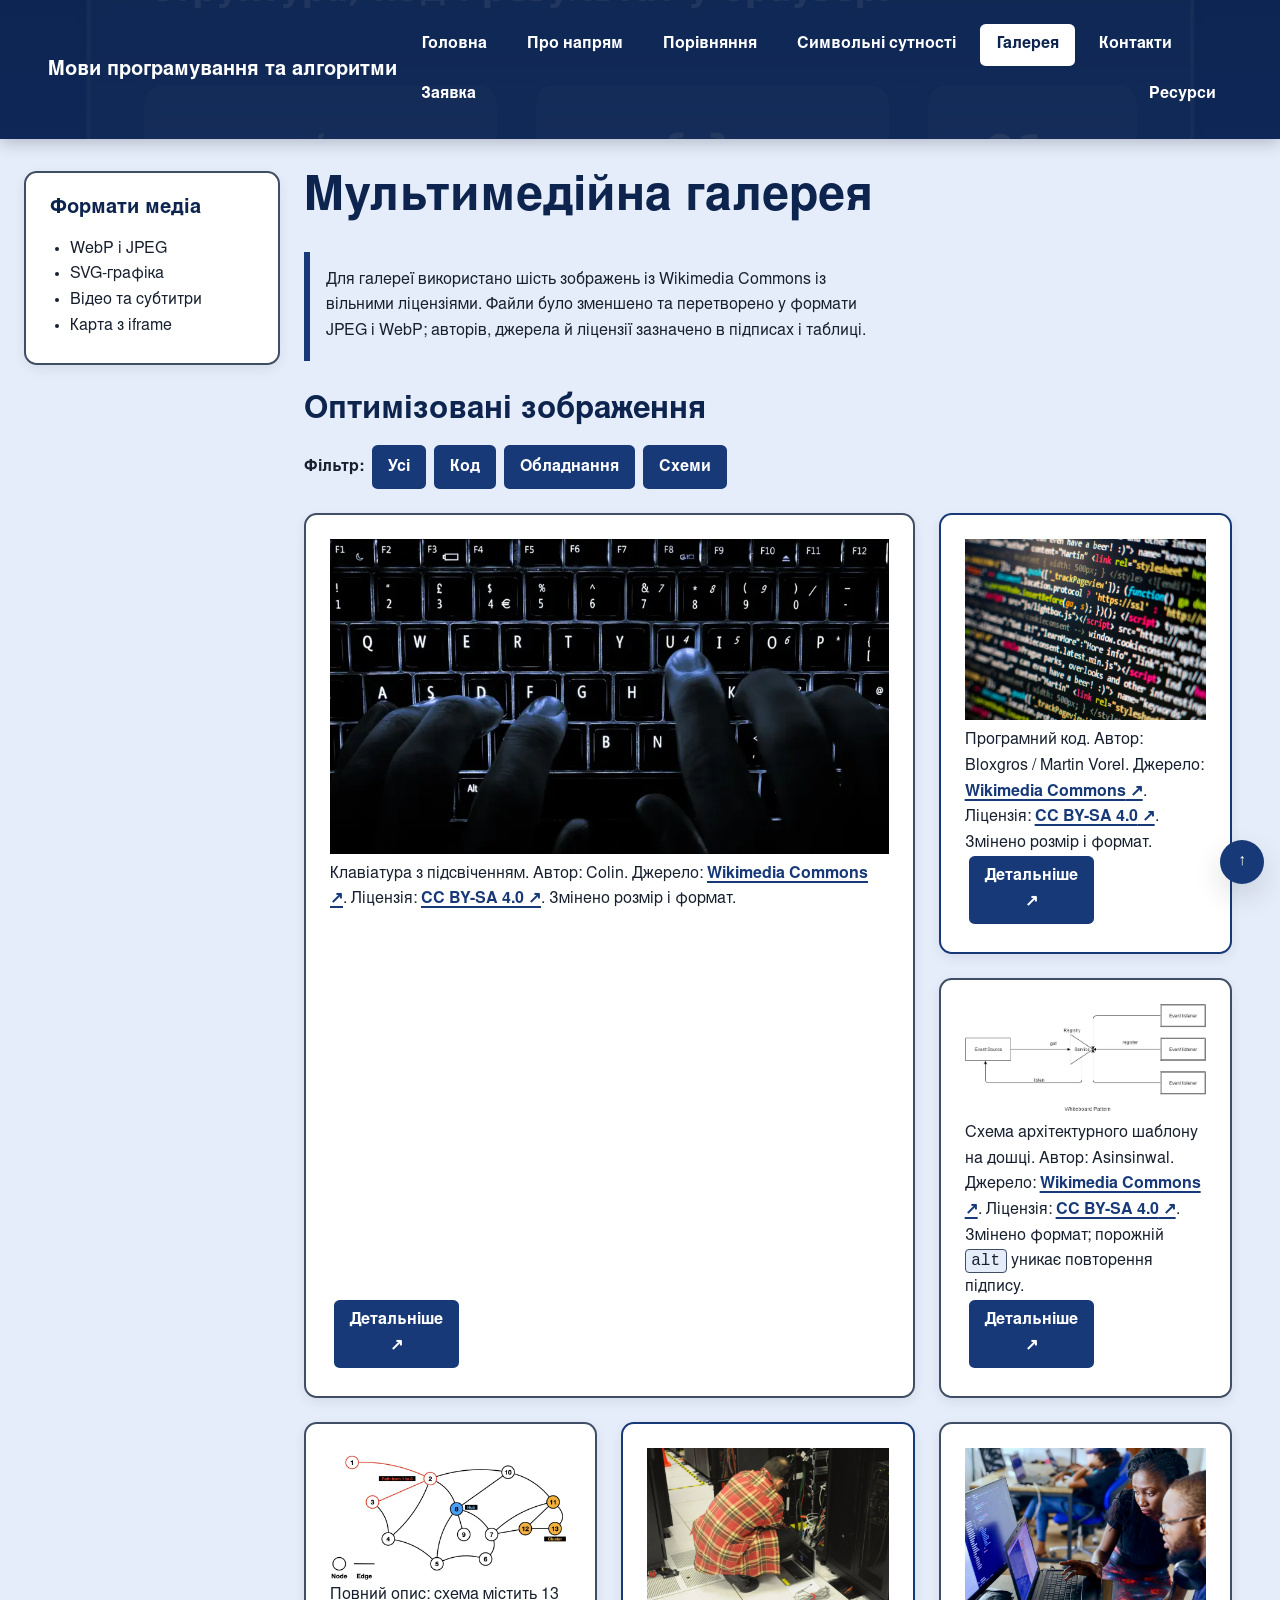
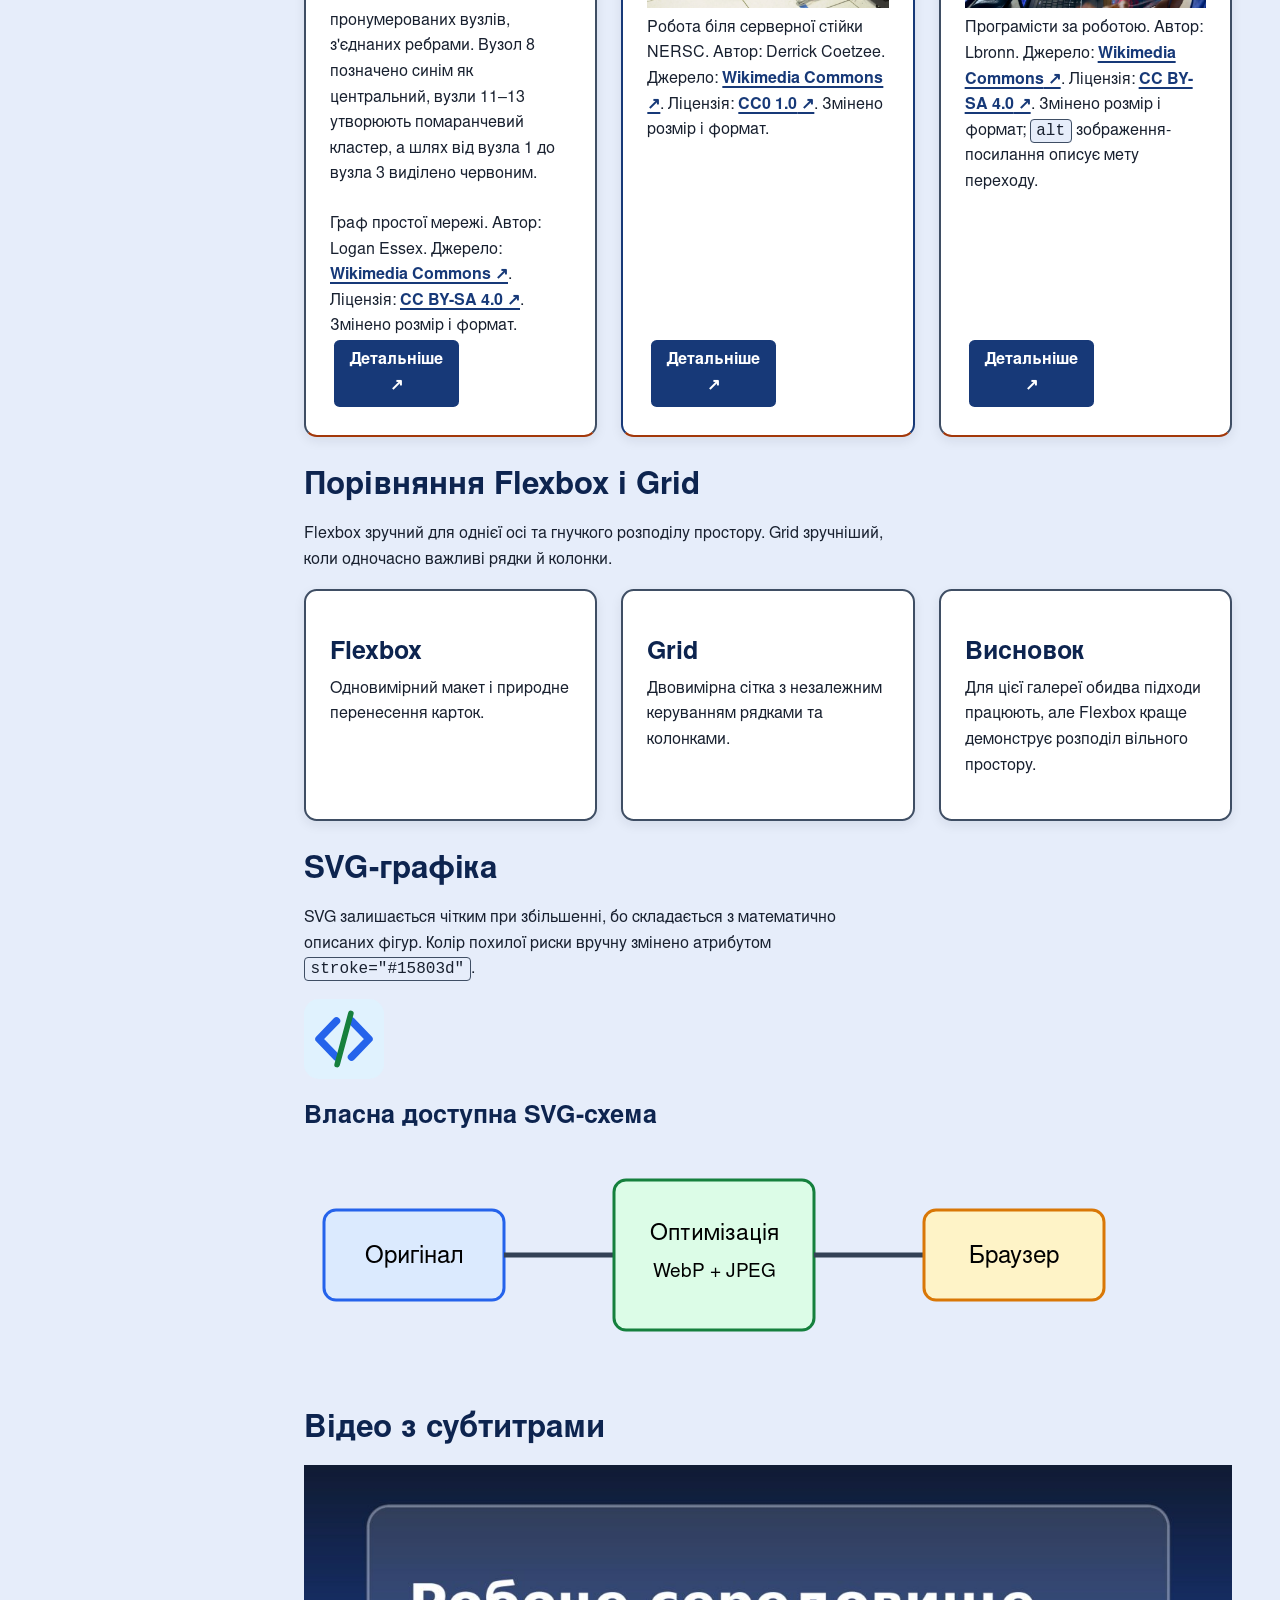
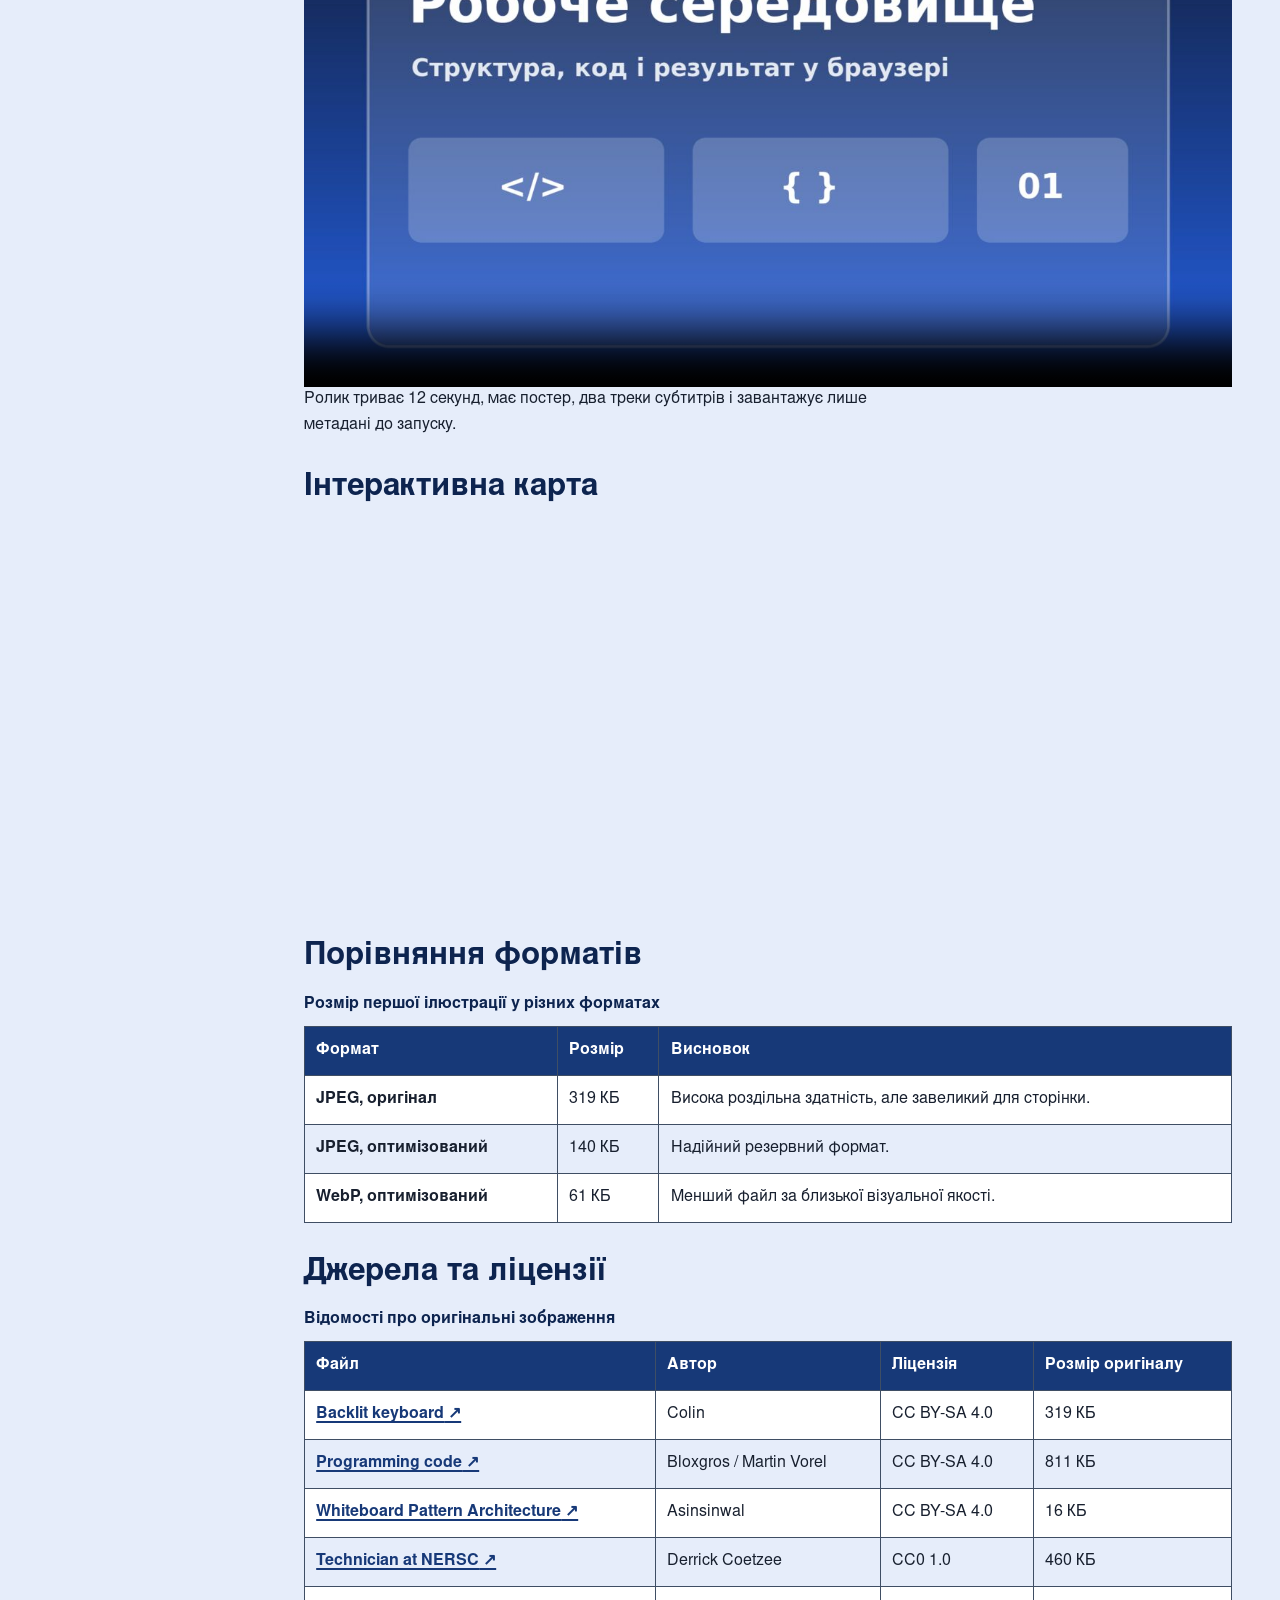
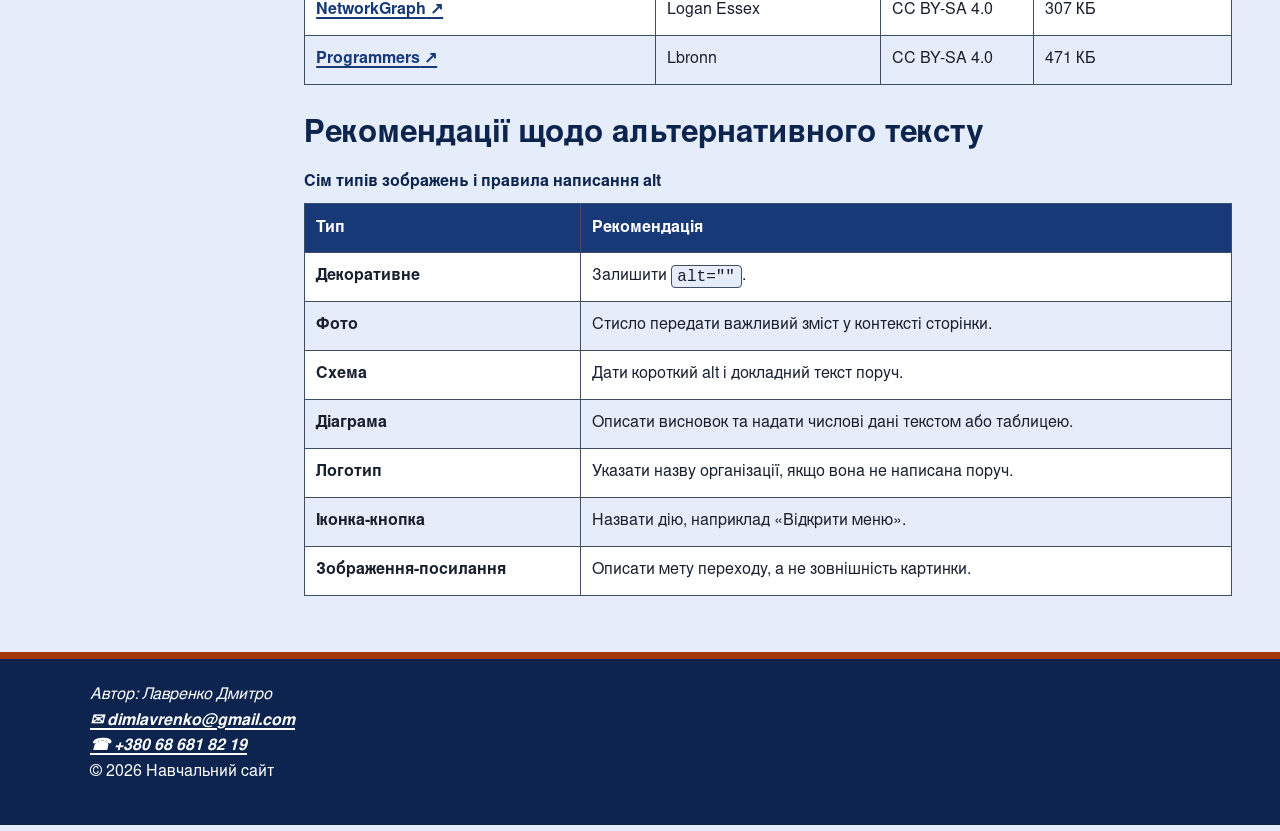
<file: gallery.html>
<!DOCTYPE html>
<html lang="uk">
<head>
    <meta charset="utf-8">
    <meta name="viewport" content="width=device-width, initial-scale=1">
    <meta name="description" content="Галерея мультимедійних матеріалів про програмування з адаптивними зображеннями, SVG-графікою, відео, субтитрами та картою.">
    <meta name="author" content="Лавренко Дмитро">
    <link rel="stylesheet" href="css/style.css">
    <title>Мультимедійна галерея про програмування</title>

    <link rel="canonical" href="https://dimlavrenko-lab.github.io/lab12-lavrenko/gallery.html">
    <meta property="og:type" content="website">
    <meta property="og:title" content="Галерея програмування">
    <meta property="og:description" content="Зображення про програмування, алгоритми та комп'ютерні технології">
    <meta property="og:image" content="https://dimlavrenko-lab.github.io/lab12-lavrenko/img/og-preview.jpg">
    <meta property="og:url" content="https://dimlavrenko-lab.github.io/lab12-lavrenko/gallery.html">
</head>
<body id="top" class="page">
    <header class="hero page__header">
        <a href="index.html" class="site-title">Мови програмування та алгоритми</a>
        <nav aria-label="Головна навігація">
            <ul class="menu">
                <li><a href="index.html">Головна</a></li>
                <li><a href="about.html">Про напрям</a></li>
                <li><a href="comparison.html">Порівняння</a></li>
                <li><a href="entities.html">Символьні сутності</a></li>
                <li><a href="gallery.html" aria-current="page">Галерея</a></li>
                <li><a href="contacts.html">Контакти</a></li>
                <li><a href="application.html">Заявка</a></li>
                <li class="menu__spacer"><a href="pages/resources.html">Ресурси</a></li>
            </ul>
        </nav>
    </header>

    <main class="container page__main">
        <h1>Мультимедійна галерея</h1>
        <p class="note">Для галереї використано шість зображень із Wikimedia Commons із вільними ліцензіями. Файли було зменшено та перетворено у формати JPEG і WebP; авторів, джерела й ліцензії зазначено в підписах і таблиці.</p>
        <section aria-labelledby="images-title">
            <h2 id="images-title">Оптимізовані зображення</h2>
            <div class="filter-bar" aria-label="Фільтри галереї">
                <strong>Фільтр:</strong>
                <button class="btn" type="button">Усі</button>
                <button class="btn" type="button">Код</button>
                <button class="btn" type="button">Обладнання</button>
                <button class="btn" type="button">Схеми</button>
            </div>
            <div class="gallery-grid">
                <figure class="card">
                    <picture>
                        <source
                            type="image/webp"
                            srcset="img/keyboard-400.webp 400w, img/keyboard-800.webp 800w, img/keyboard-1200.webp 1200w, img/keyboard.webp 1600w"
                            sizes="(max-width: 700px) 100vw, 50vw">
                        <img src="img/keyboard.jpg" width="1600" height="900" decoding="async" alt="Пальці користувача на клавіатурі ноутбука з підсвіченими клавішами">
                    </picture>
                    <figcaption>Клавіатура з підсвіченням. Автор: Colin. Джерело: <a href="https://commons.wikimedia.org/wiki/File:Backlit_keyboard.jpg">Wikimedia Commons</a>. Ліцензія: <a href="https://creativecommons.org/licenses/by-sa/4.0/">CC BY-SA 4.0</a>. Змінено розмір і формат.</figcaption>
                    <a class="btn" href="https://commons.wikimedia.org/wiki/File:Backlit_keyboard.jpg">Детальніше</a>
                </figure>

                <figure class="card">
                    <picture>
                        <source srcset="img/code.webp" type="image/webp">
                        <img src="img/code.jpg" width="1600" height="1200" loading="lazy" decoding="async" alt="Фрагменти програмного коду на темному екрані редактора">
                    </picture>
                    <figcaption>Програмний код. Автор: Bloxgros / Martin Vorel. Джерело: <a href="https://commons.wikimedia.org/wiki/File:Programming_code.jpg">Wikimedia Commons</a>. Ліцензія: <a href="https://creativecommons.org/licenses/by-sa/4.0/">CC BY-SA 4.0</a>. Змінено розмір і формат.</figcaption>
                    <a class="btn" href="https://commons.wikimedia.org/wiki/File:Programming_code.jpg">Детальніше</a>
                </figure>

                <figure class="card">
                    <picture>
                        <source srcset="img/whiteboard.webp" type="image/webp">
                        <img src="img/whiteboard.jpg" width="643" height="292" loading="lazy" decoding="async" alt="">
                    </picture>
                    <figcaption>Схема архітектурного шаблону на дошці. Автор: Asinsinwal. Джерело: <a href="https://commons.wikimedia.org/wiki/File:Whiteboard_Pattern_Architecture.png">Wikimedia Commons</a>. Ліцензія: <a href="https://creativecommons.org/licenses/by-sa/4.0/">CC BY-SA 4.0</a>. Змінено формат; порожній <code>alt</code> уникає повторення підпису.</figcaption>
                    <a class="btn" href="https://commons.wikimedia.org/wiki/File:Whiteboard_Pattern_Architecture.png">Детальніше</a>
                </figure>

                <figure class="card">
                    <picture>
                        <source srcset="img/graph.webp" type="image/webp">
                        <img src="img/graph.jpg" width="1600" height="900" loading="lazy" decoding="async" alt="Граф мережі з тринадцяти вузлів" aria-describedby="graph-description">
                    </picture>
                    <p id="graph-description">Повний опис: схема містить 13 пронумерованих вузлів, з'єднаних ребрами. Вузол 8 позначено синім як центральний, вузли 11–13 утворюють помаранчевий кластер, а шлях від вузла 1 до вузла 3 виділено червоним.</p>
                    <figcaption>Граф простої мережі. Автор: Logan Essex. Джерело: <a href="https://commons.wikimedia.org/wiki/File:NetworkGraph.png">Wikimedia Commons</a>. Ліцензія: <a href="https://creativecommons.org/licenses/by-sa/4.0/">CC BY-SA 4.0</a>. Змінено розмір і формат.</figcaption>
                    <a class="btn" href="https://commons.wikimedia.org/wiki/File:NetworkGraph.png">Детальніше</a>
                </figure>

                <figure class="card">
                    <picture>
                        <source srcset="img/server.webp" type="image/webp">
                        <img src="img/server.jpg" width="1600" height="1063" loading="lazy" decoding="async" alt="Технічний спеціаліст із ноутбуком працює біля серверної стійки">
                    </picture>
                    <figcaption>Робота біля серверної стійки NERSC. Автор: Derrick Coetzee. Джерело: <a href="https://commons.wikimedia.org/wiki/File:Technician_with_laptop_working_on_server_rack_at_NERSC.jpg">Wikimedia Commons</a>. Ліцензія: <a href="https://creativecommons.org/publicdomain/zero/1.0/">CC0 1.0</a>. Змінено розмір і формат.</figcaption>
                    <a class="btn" href="https://commons.wikimedia.org/wiki/File:Technician_with_laptop_working_on_server_rack_at_NERSC.jpg">Детальніше</a>
                </figure>

                <figure class="card">
                    <a href="pages/resources.html">
                        <picture>
                            <source srcset="img/programmers.webp" type="image/webp">
                            <img src="img/programmers.jpg" width="1600" height="1066" loading="lazy" decoding="async" alt="Перейти до добірки навчальних ресурсів для програмістів">
                        </picture>
                    </a>
                    <figcaption>Програмісти за роботою. Автор: Lbronn. Джерело: <a href="https://commons.wikimedia.org/wiki/File:Programmers.jpg">Wikimedia Commons</a>. Ліцензія: <a href="https://creativecommons.org/licenses/by-sa/4.0/">CC BY-SA 4.0</a>. Змінено розмір і формат; <code>alt</code> зображення-посилання описує мету переходу.</figcaption>
                    <a class="btn" href="https://commons.wikimedia.org/wiki/File:Programmers.jpg">Детальніше</a>
                </figure>
            </div>
        </section>

        <section aria-labelledby="grid-title">
            <h2 id="grid-title">Порівняння Flexbox і Grid</h2>
            <p>Flexbox зручний для однієї осі та гнучкого розподілу простору. Grid зручніший, коли одночасно важливі рядки й колонки.</p>
            <div class="grid-comparison">
                <article class="card"><h3>Flexbox</h3><p>Одновимірний макет і природне перенесення карток.</p></article>
                <article class="card"><h3>Grid</h3><p>Двовимірна сітка з незалежним керуванням рядками та колонками.</p></article>
                <article class="card"><h3>Висновок</h3><p>Для цієї галереї обидва підходи працюють, але Flexbox краще демонструє розподіл вільного простору.</p></article>
            </div>
        </section>

        <section aria-labelledby="svg-title">
            <h2 id="svg-title">SVG-графіка</h2>
            <p>SVG залишається чітким при збільшенні, бо складається з математично описаних фігур. Колір похилої риски вручну змінено атрибутом <code>stroke="#15803d"</code>.</p>
            <img class="decorative-mark" src="img/icons/code.svg" width="128" height="128" loading="lazy" decoding="async" alt="">

            <h3>Власна доступна SVG-схема</h3>
            <svg viewBox="0 0 820 240" width="820" height="240" role="img" aria-labelledby="diagram-title diagram-desc">
                <title id="diagram-title">Етапи підготовки зображення</title>
                <desc id="diagram-desc">Оригінал перетворюється на оптимізовані WebP і JPEG, які браузер завантажує на сторінку.</desc>
                <rect x="20" y="70" width="180" height="90" rx="12" fill="#dbeafe" stroke="#2563eb" stroke-width="3"/>
                <text x="110" y="123" text-anchor="middle" font-size="24">Оригінал</text>
                <line x1="200" y1="115" x2="310" y2="115" stroke="#334155" stroke-width="5"/>
                <rect x="310" y="40" width="200" height="150" rx="12" fill="#dcfce7" stroke="#15803d" stroke-width="3"/>
                <text x="410" y="100" text-anchor="middle" font-size="23">Оптимізація</text>
                <text x="410" y="137" text-anchor="middle" font-size="19">WebP + JPEG</text>
                <line x1="510" y1="115" x2="620" y2="115" stroke="#334155" stroke-width="5"/>
                <rect x="620" y="70" width="180" height="90" rx="12" fill="#fef3c7" stroke="#d97706" stroke-width="3"/>
                <text x="710" y="123" text-anchor="middle" font-size="24">Браузер</text>
            </svg>
        </section>

        <section aria-labelledby="video-title">
            <h2 id="video-title">Відео з субтитрами</h2>
            <video controls width="960" poster="video/demo-poster.jpg" preload="metadata">
                <source src="video/demo.mp4" type="video/mp4">
                <track kind="subtitles" src="video/demo-uk.vtt" srclang="uk" label="Українська" default>
                <track kind="subtitles" src="video/demo-en.vtt" srclang="en" label="English">
                Ваш браузер не підтримує відео. <a href="video/demo.mp4">Завантажити MP4</a>.
            </video>
            <p>Ролик триває 12 секунд, має постер, два треки субтитрів і завантажує лише метадані до запуску.</p>
        </section>

        <section aria-labelledby="map-title">
            <h2 id="map-title">Інтерактивна карта</h2>
            <iframe
                class="media-frame"
                src="https://www.openstreetmap.org/export/embed.html?bbox=30.735%2C46.437%2C30.753%2C46.447&amp;layer=mapnik&amp;marker=46.44191%2C30.7441"
                title="Карта розташування Національного університету Одеська юридична академія"
                loading="lazy"
                referrerpolicy="no-referrer"
                sandbox="allow-scripts allow-same-origin">
            </iframe>
        </section>

        <section aria-labelledby="formats-title">
            <h2 id="formats-title">Порівняння форматів</h2>
            <table>
                <caption>Розмір першої ілюстрації у різних форматах</caption>
                <thead>
                    <tr>
                        <th scope="col">Формат</th>
                        <th scope="col">Розмір</th>
                        <th scope="col">Висновок</th>
                    </tr>
                </thead>
                <tbody>
                    <tr><th scope="row">JPEG, оригінал</th><td>319 КБ</td><td>Висока роздільна здатність, але завеликий для сторінки.</td></tr>
                    <tr><th scope="row">JPEG, оптимізований</th><td>140 КБ</td><td>Надійний резервний формат.</td></tr>
                    <tr><th scope="row">WebP, оптимізований</th><td>61 КБ</td><td>Менший файл за близької візуальної якості.</td></tr>
                </tbody>
            </table>
        </section>

        <section aria-labelledby="sources-title">
            <h2 id="sources-title">Джерела та ліцензії</h2>
            <table>
                <caption>Відомості про оригінальні зображення</caption>
                <thead>
                    <tr><th scope="col">Файл</th><th scope="col">Автор</th><th scope="col">Ліцензія</th><th scope="col">Розмір оригіналу</th></tr>
                </thead>
                <tbody>
                    <tr><th scope="row"><a href="https://commons.wikimedia.org/wiki/File:Backlit_keyboard.jpg">Backlit keyboard</a></th><td>Colin</td><td>CC BY-SA 4.0</td><td>319 КБ</td></tr>
                    <tr><th scope="row"><a href="https://commons.wikimedia.org/wiki/File:Programming_code.jpg">Programming code</a></th><td>Bloxgros / Martin Vorel</td><td>CC BY-SA 4.0</td><td>811 КБ</td></tr>
                    <tr><th scope="row"><a href="https://commons.wikimedia.org/wiki/File:Whiteboard_Pattern_Architecture.png">Whiteboard Pattern Architecture</a></th><td>Asinsinwal</td><td>CC BY-SA 4.0</td><td>16 КБ</td></tr>
                    <tr><th scope="row"><a href="https://commons.wikimedia.org/wiki/File:Technician_with_laptop_working_on_server_rack_at_NERSC.jpg">Technician at NERSC</a></th><td>Derrick Coetzee</td><td>CC0 1.0</td><td>460 КБ</td></tr>
                    <tr><th scope="row"><a href="https://commons.wikimedia.org/wiki/File:NetworkGraph.png">NetworkGraph</a></th><td>Logan Essex</td><td>CC BY-SA 4.0</td><td>307 КБ</td></tr>
                    <tr><th scope="row"><a href="https://commons.wikimedia.org/wiki/File:Programmers.jpg">Programmers</a></th><td>Lbronn</td><td>CC BY-SA 4.0</td><td>471 КБ</td></tr>
                </tbody>
            </table>
        </section>

        <section aria-labelledby="alt-title">
            <h2 id="alt-title">Рекомендації щодо альтернативного тексту</h2>
            <table>
                <caption>Сім типів зображень і правила написання alt</caption>
                <thead><tr><th scope="col">Тип</th><th scope="col">Рекомендація</th></tr></thead>
                <tbody>
                    <tr><th scope="row">Декоративне</th><td>Залишити <code>alt=""</code>.</td></tr>
                    <tr><th scope="row">Фото</th><td>Стисло передати важливий зміст у контексті сторінки.</td></tr>
                    <tr><th scope="row">Схема</th><td>Дати короткий alt і докладний текст поруч.</td></tr>
                    <tr><th scope="row">Діаграма</th><td>Описати висновок та надати числові дані текстом або таблицею.</td></tr>
                    <tr><th scope="row">Логотип</th><td>Указати назву організації, якщо вона не написана поруч.</td></tr>
                    <tr><th scope="row">Іконка-кнопка</th><td>Назвати дію, наприклад «Відкрити меню».</td></tr>
                    <tr><th scope="row">Зображення-посилання</th><td>Описати мету переходу, а не зовнішність картинки.</td></tr>
                </tbody>
            </table>
        </section>
    </main>
    <aside class="page__sidebar" aria-labelledby="sidebar-title"><h2 id="sidebar-title">Формати медіа</h2><ul><li>WebP і JPEG</li><li>SVG-графіка</li><li>Відео та субтитри</li><li>Карта з iframe</li></ul></aside>

    <a class="back-to-top" href="#top"><span aria-hidden="true">↑</span><span class="visually-hidden">Нагору</span></a>
    <footer class="site-footer page__footer">
        <address>
            Автор: Лавренко Дмитро<br>
            <a href="mailto:dimlavrenko@gmail.com">dimlavrenko@gmail.com</a><br>
            <a href="tel:+380686818219">+380 68 681 82 19</a>
        </address>
        <p>&copy; 2026 Навчальний сайт</p>
    </footer>
</body>
</html>
</file>
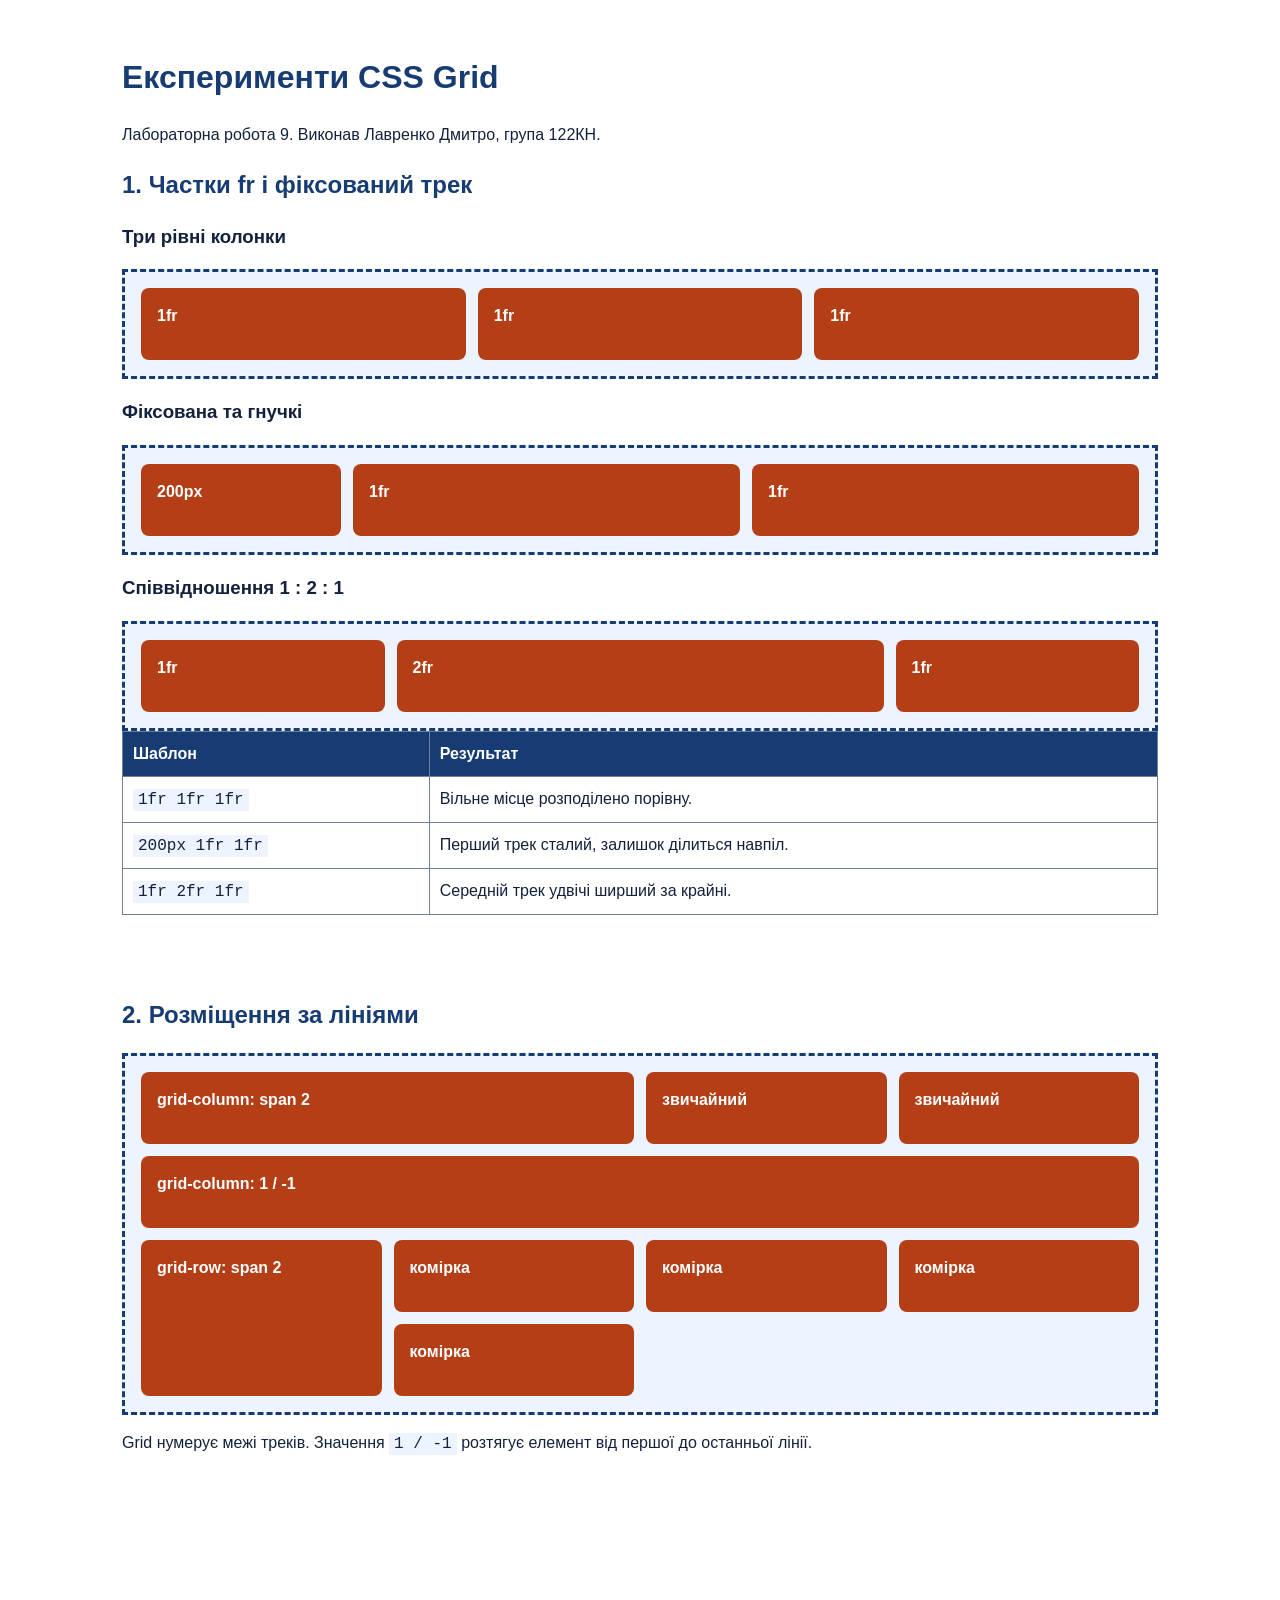
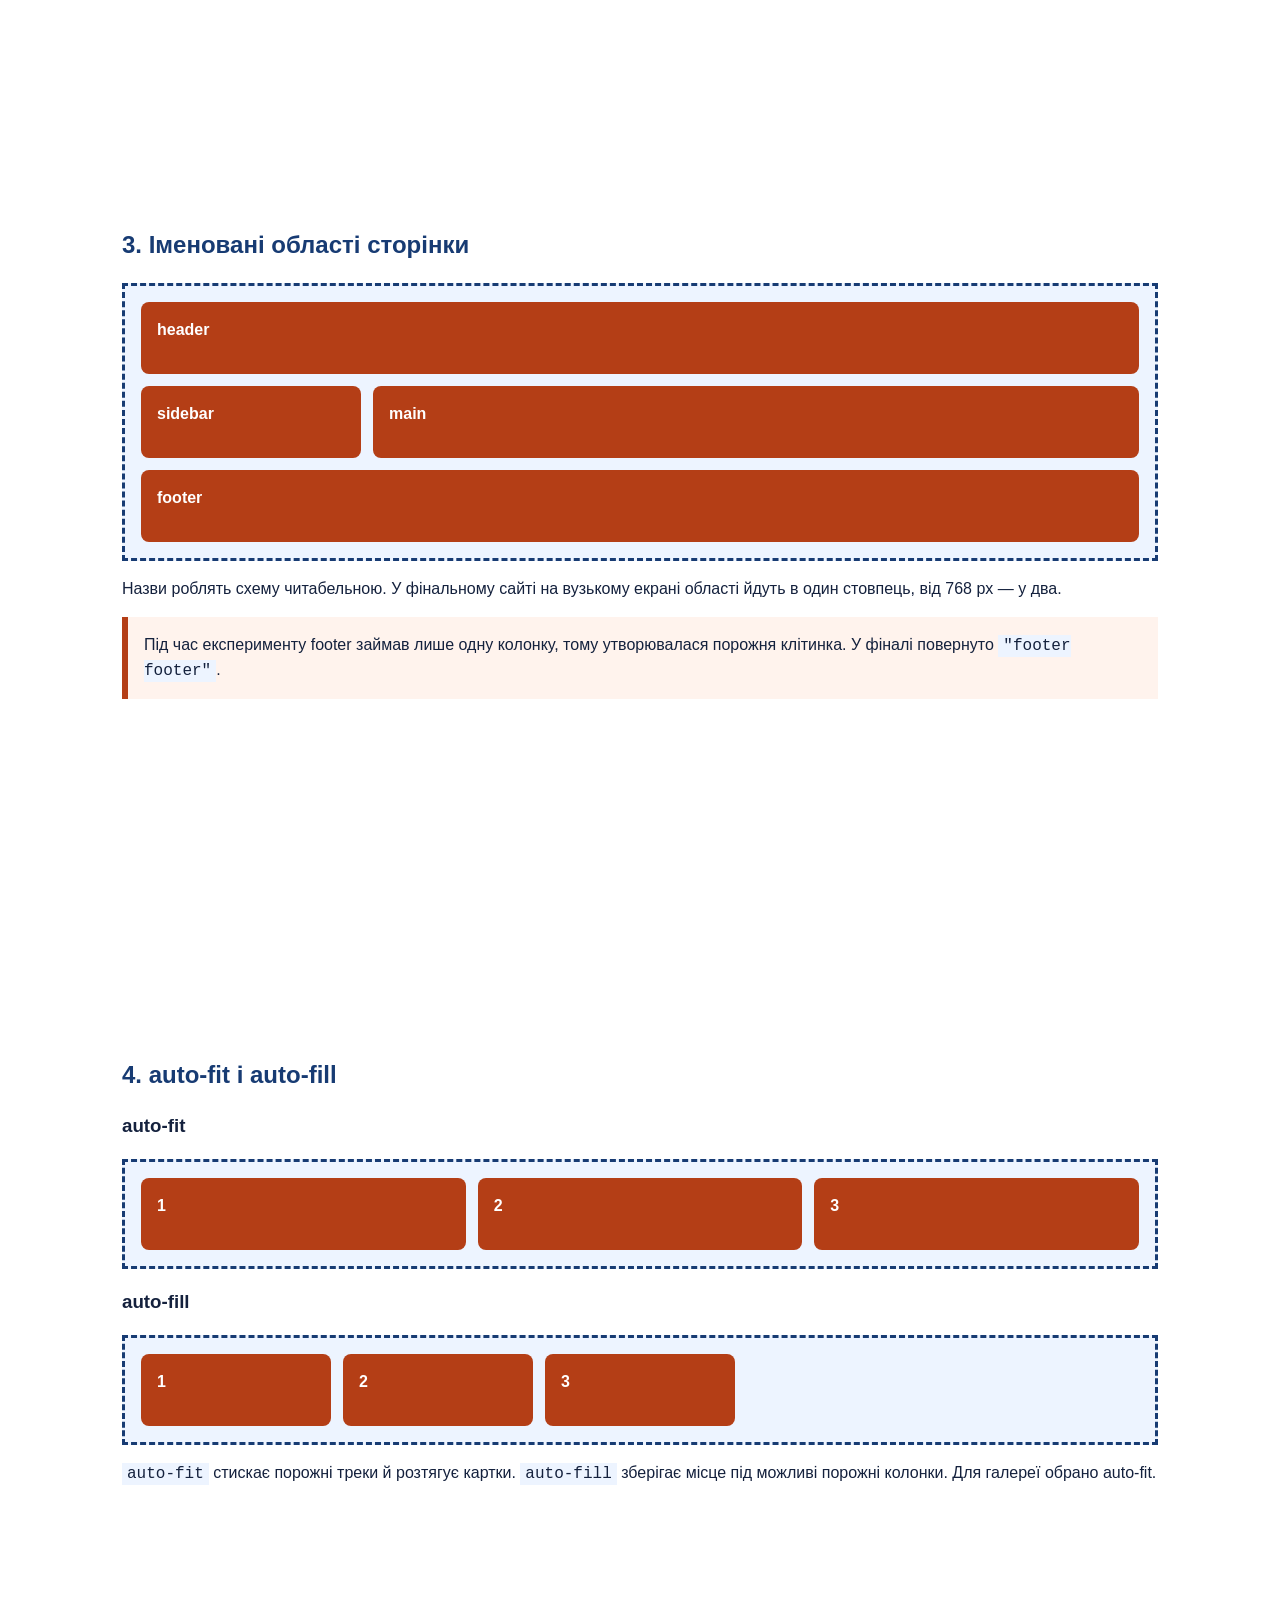
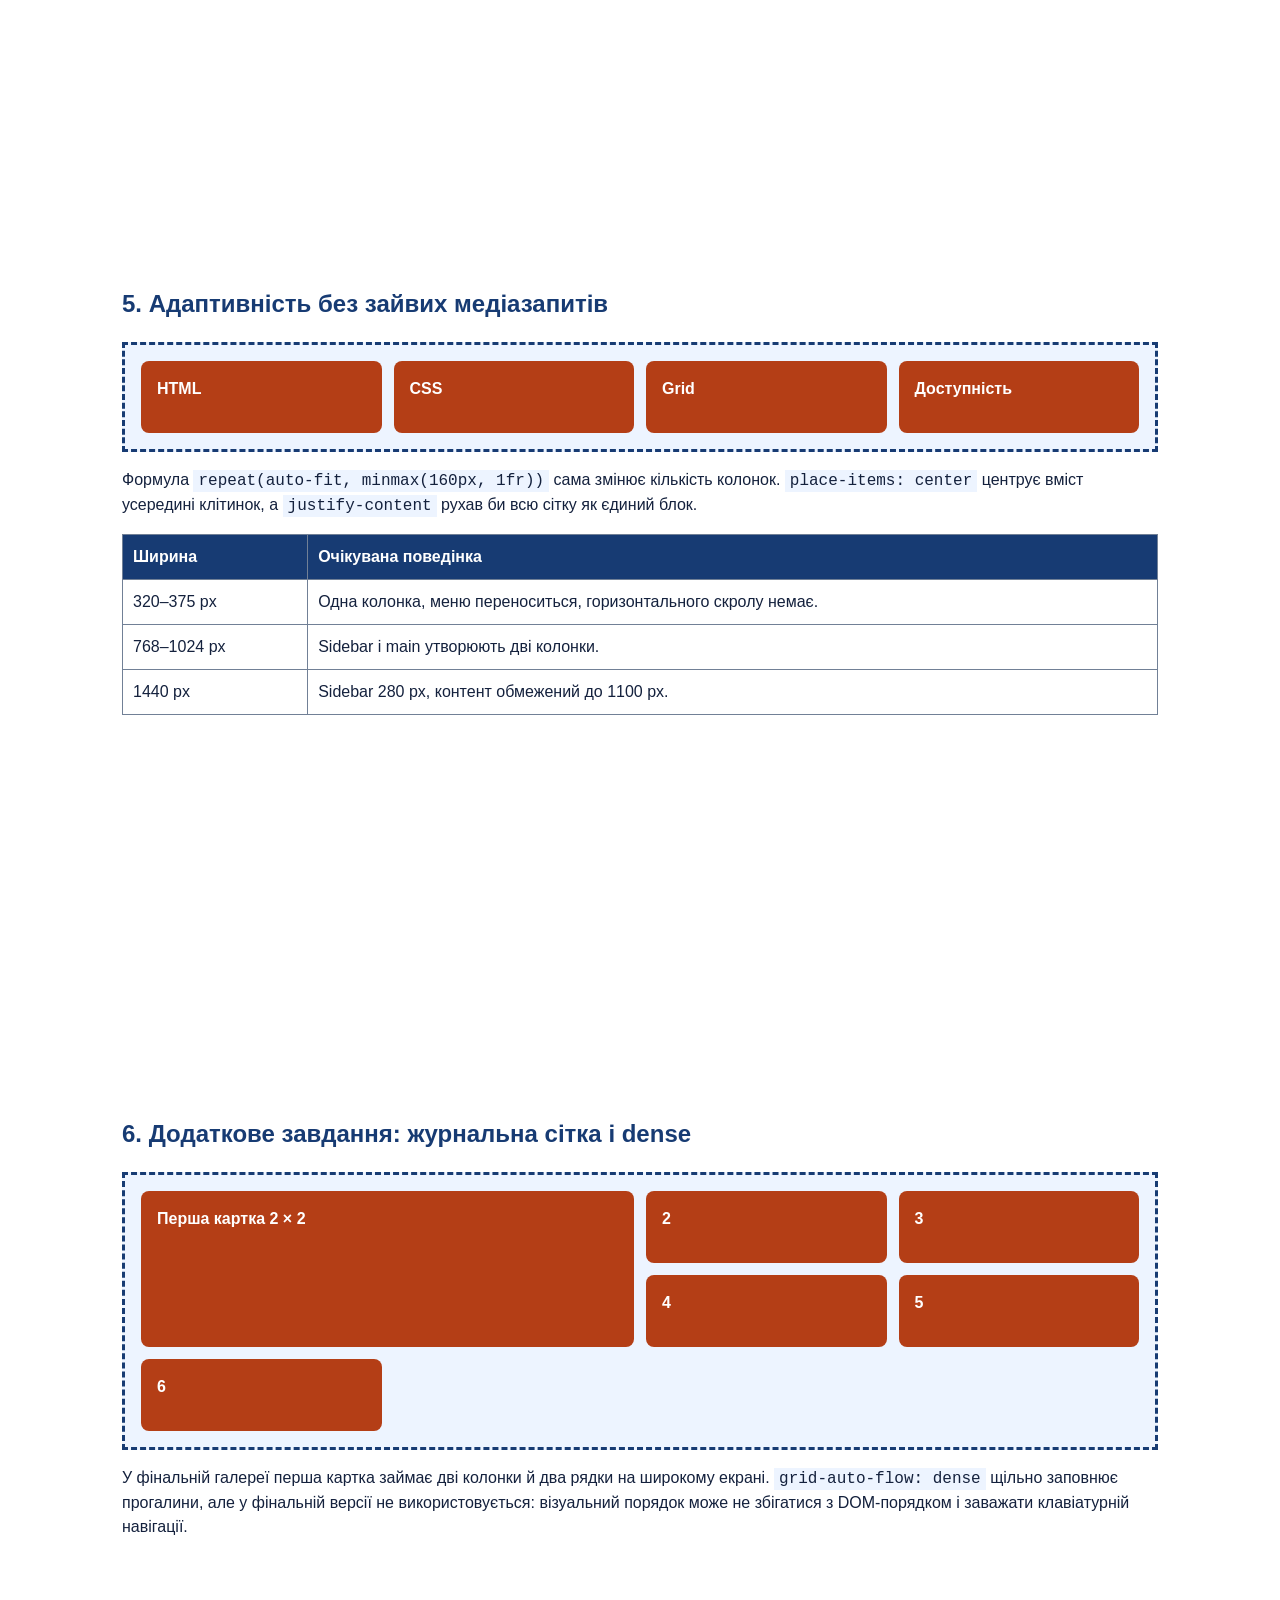
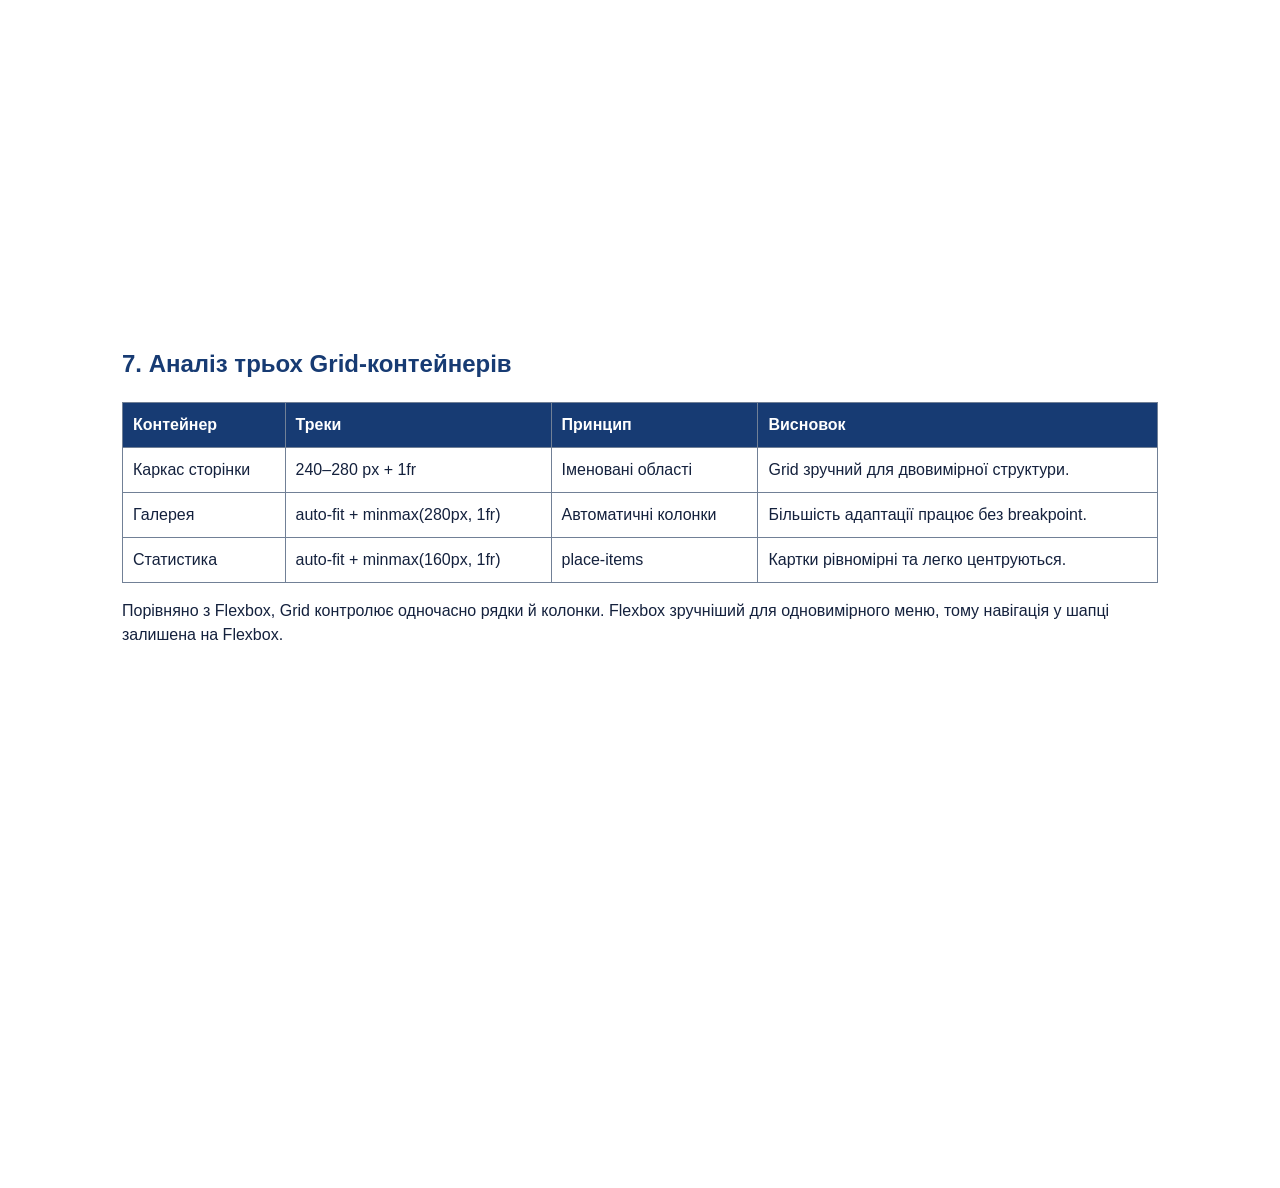
<file: docs/lab9-experiments.html>
<!DOCTYPE html>
<html lang="uk">
<head>
    <meta charset="utf-8">
    <meta name="viewport" content="width=device-width, initial-scale=1">
    <title>Лабораторна 9 — експерименти CSS Grid</title>
    <style>
        * { box-sizing: border-box; }
        body { max-width: 1100px; margin: auto; padding: 32px; color: #14213d; font: 16px/1.5 Arial, sans-serif; }
        h1, h2 { color: #173b73; }
        section { break-after: page; min-height: 90vh; }
        .demo { display: grid; gap: 12px; padding: 16px; border: 3px dashed #173b73; background: #edf4ff; }
        .demo > * { min-height: 72px; padding: 16px; border-radius: 8px; color: white; background: #b43e16; font-weight: 700; }
        .equal { grid-template-columns: repeat(3, 1fr); }
        .fixed { grid-template-columns: 200px 1fr 1fr; }
        .ratio { grid-template-columns: 1fr 2fr 1fr; }
        .lines { grid-template-columns: repeat(4, 1fr); }
        .lines .wide { grid-column: span 2; }
        .lines .full { grid-column: 1 / -1; }
        .lines .tall { grid-row: span 2; }
        .areas { grid-template-columns: 220px 1fr; grid-template-areas: "head head" "side main" "foot foot"; }
        .areas .head { grid-area: head; }.areas .side { grid-area: side; }.areas .main { grid-area: main; }.areas .foot { grid-area: foot; }
        .fit { grid-template-columns: repeat(auto-fit, minmax(160px, 1fr)); }
        .fill { grid-template-columns: repeat(auto-fill, minmax(160px, 1fr)); }
        .dense { grid-template-columns: repeat(4, 1fr); grid-auto-flow: dense; }
        .dense .feature { grid-column: span 2; grid-row: span 2; }
        table { width: 100%; border-collapse: collapse; }
        th, td { padding: 10px; border: 1px solid #718096; text-align: left; }
        th { color: white; background: #173b73; }
        code { padding: 2px 5px; background: #edf4ff; }
        .note { padding: 16px; border-left: 6px solid #b43e16; background: #fff3ed; }
        @media (max-width: 650px) { body { padding: 16px; } .equal, .fixed, .ratio, .lines, .areas, .dense { grid-template-columns: 1fr; grid-template-areas: none; } .areas > * { grid-area: auto !important; } }
    </style>
</head>
<body>
    <h1>Експерименти CSS Grid</h1>
    <p>Лабораторна робота 9. Виконав Лавренко Дмитро, група 122КН.</p>

    <section>
        <h2>1. Частки fr і фіксований трек</h2>
        <h3>Три рівні колонки</h3><div class="demo equal"><div>1fr</div><div>1fr</div><div>1fr</div></div>
        <h3>Фіксована та гнучкі</h3><div class="demo fixed"><div>200px</div><div>1fr</div><div>1fr</div></div>
        <h3>Співвідношення 1 : 2 : 1</h3><div class="demo ratio"><div>1fr</div><div>2fr</div><div>1fr</div></div>
        <table><thead><tr><th>Шаблон</th><th>Результат</th></tr></thead><tbody><tr><td><code>1fr 1fr 1fr</code></td><td>Вільне місце розподілено порівну.</td></tr><tr><td><code>200px 1fr 1fr</code></td><td>Перший трек сталий, залишок ділиться навпіл.</td></tr><tr><td><code>1fr 2fr 1fr</code></td><td>Середній трек удвічі ширший за крайні.</td></tr></tbody></table>
    </section>

    <section>
        <h2>2. Розміщення за лініями</h2>
        <div class="demo lines"><div class="wide">grid-column: span 2</div><div>звичайний</div><div>звичайний</div><div class="full">grid-column: 1 / -1</div><div class="tall">grid-row: span 2</div><div>комірка</div><div>комірка</div><div>комірка</div><div>комірка</div></div>
        <p>Grid нумерує межі треків. Значення <code>1 / -1</code> розтягує елемент від першої до останньої лінії.</p>
    </section>

    <section>
        <h2>3. Іменовані області сторінки</h2>
        <div class="demo areas"><div class="head">header</div><div class="side">sidebar</div><div class="main">main</div><div class="foot">footer</div></div>
        <p>Назви роблять схему читабельною. У фінальному сайті на вузькому екрані області йдуть в один стовпець, від 768 px — у два.</p>
        <p class="note">Під час експерименту footer займав лише одну колонку, тому утворювалася порожня клітинка. У фіналі повернуто <code>"footer footer"</code>.</p>
    </section>

    <section>
        <h2>4. auto-fit і auto-fill</h2>
        <h3>auto-fit</h3><div class="demo fit"><div>1</div><div>2</div><div>3</div></div>
        <h3>auto-fill</h3><div class="demo fill"><div>1</div><div>2</div><div>3</div></div>
        <p><code>auto-fit</code> стискає порожні треки й розтягує картки. <code>auto-fill</code> зберігає місце під можливі порожні колонки. Для галереї обрано auto-fit.</p>
    </section>

    <section>
        <h2>5. Адаптивність без зайвих медіазапитів</h2>
        <div class="demo fit"><div>HTML</div><div>CSS</div><div>Grid</div><div>Доступність</div></div>
        <p>Формула <code>repeat(auto-fit, minmax(160px, 1fr))</code> сама змінює кількість колонок. <code>place-items: center</code> центрує вміст усередині клітинок, а <code>justify-content</code> рухав би всю сітку як єдиний блок.</p>
        <table><thead><tr><th>Ширина</th><th>Очікувана поведінка</th></tr></thead><tbody><tr><td>320–375 px</td><td>Одна колонка, меню переноситься, горизонтального скролу немає.</td></tr><tr><td>768–1024 px</td><td>Sidebar і main утворюють дві колонки.</td></tr><tr><td>1440 px</td><td>Sidebar 280 px, контент обмежений до 1100 px.</td></tr></tbody></table>
    </section>

    <section>
        <h2>6. Додаткове завдання: журнальна сітка і dense</h2>
        <div class="demo dense"><div class="feature">Перша картка 2 × 2</div><div>2</div><div>3</div><div>4</div><div>5</div><div>6</div></div>
        <p>У фінальній галереї перша картка займає дві колонки й два рядки на широкому екрані. <code>grid-auto-flow: dense</code> щільно заповнює прогалини, але у фінальній версії не використовується: візуальний порядок може не збігатися з DOM-порядком і заважати клавіатурній навігації.</p>
    </section>

    <section>
        <h2>7. Аналіз трьох Grid-контейнерів</h2>
        <table><thead><tr><th>Контейнер</th><th>Треки</th><th>Принцип</th><th>Висновок</th></tr></thead><tbody><tr><td>Каркас сторінки</td><td>240–280 px + 1fr</td><td>Іменовані області</td><td>Grid зручний для двовимірної структури.</td></tr><tr><td>Галерея</td><td>auto-fit + minmax(280px, 1fr)</td><td>Автоматичні колонки</td><td>Більшість адаптації працює без breakpoint.</td></tr><tr><td>Статистика</td><td>auto-fit + minmax(160px, 1fr)</td><td>place-items</td><td>Картки рівномірні та легко центруються.</td></tr></tbody></table>
        <p>Порівняно з Flexbox, Grid контролює одночасно рядки й колонки. Flexbox зручніший для одновимірного меню, тому навігація у шапці залишена на Flexbox.</p>
    </section>
</body>
</html>
</file>
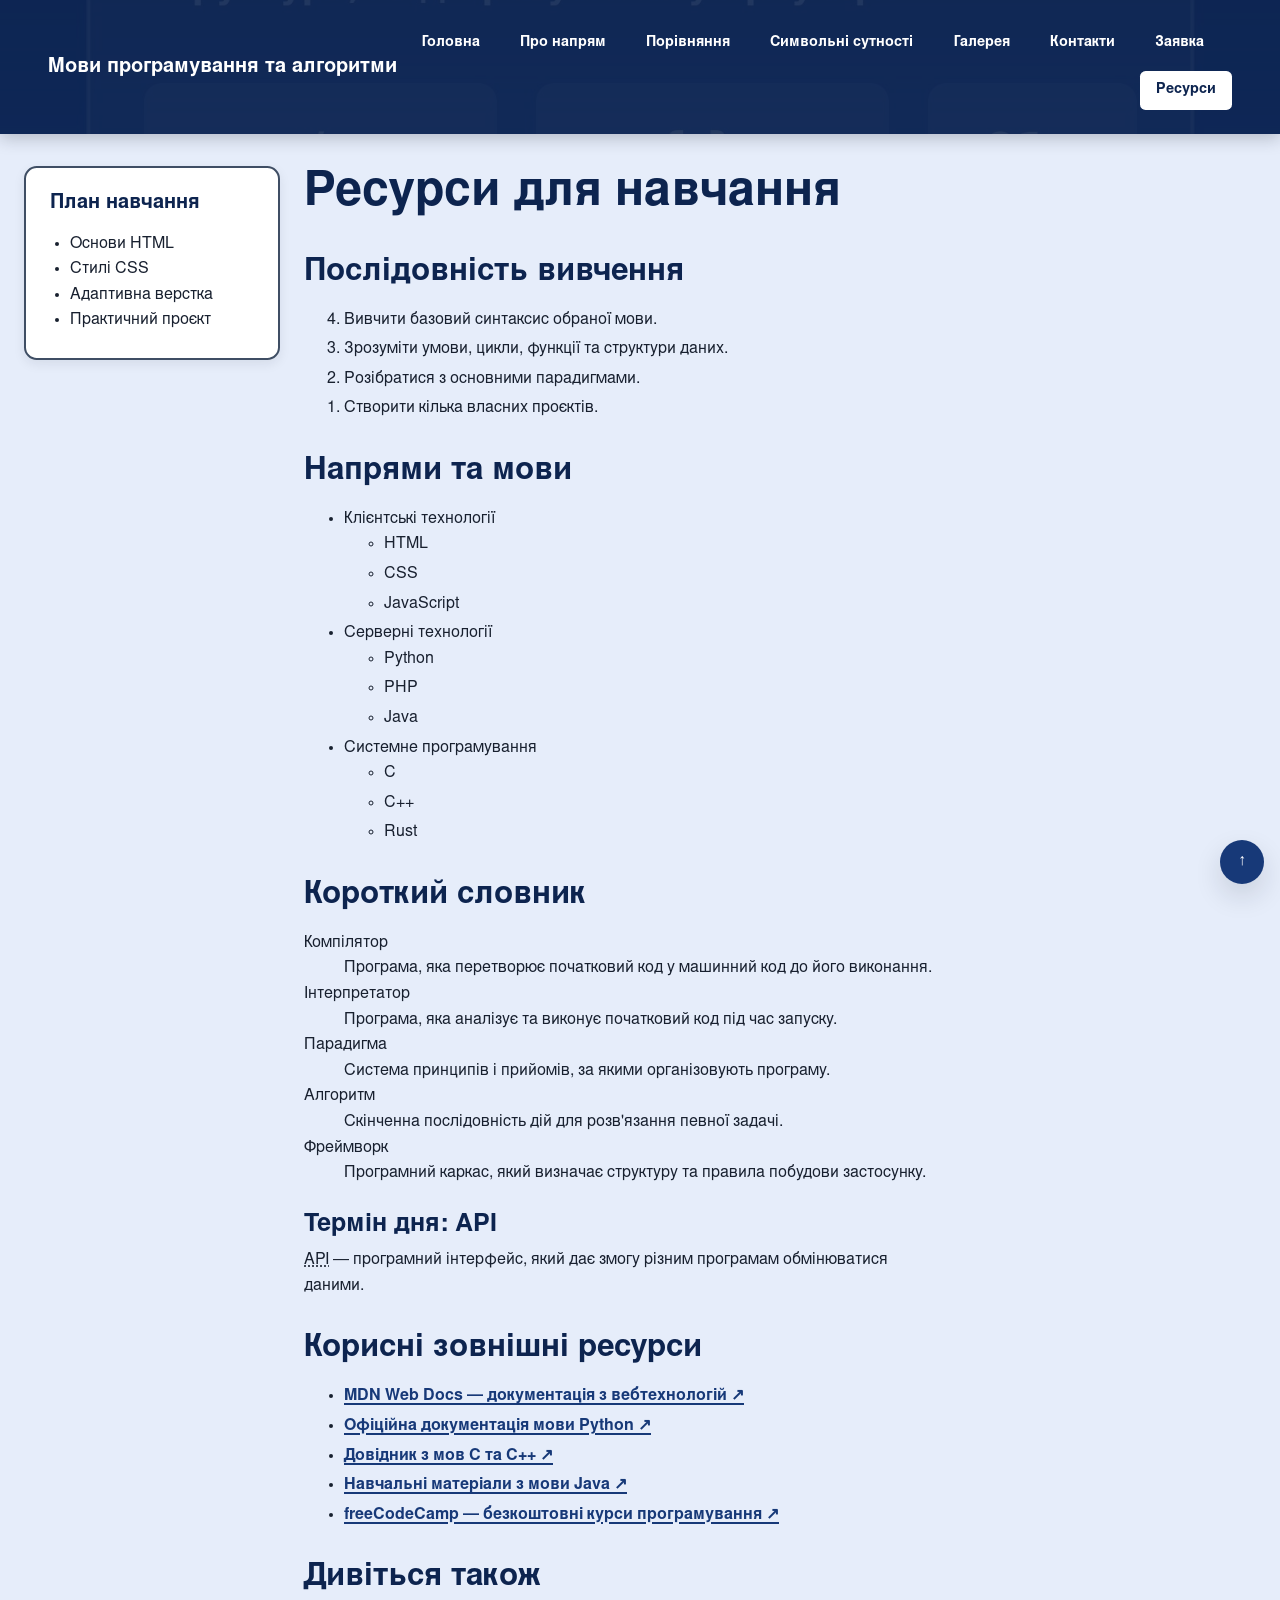
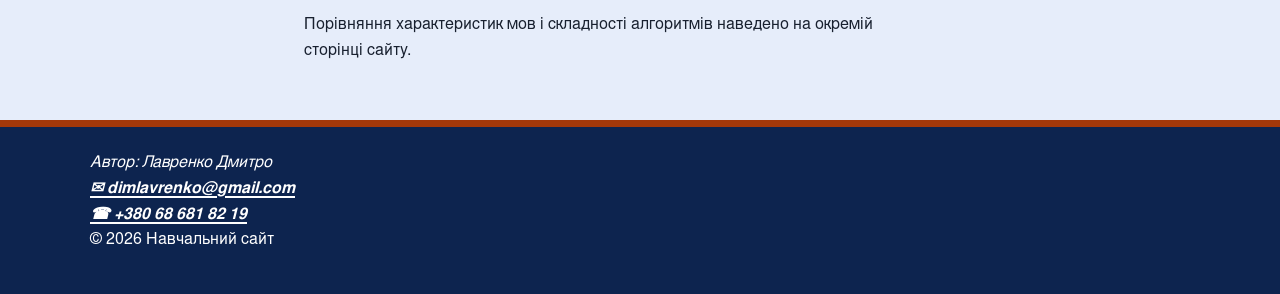
<file: pages/resources.html>
<!DOCTYPE html>
<html lang="uk">
<head>
    <meta charset="utf-8">
    <meta name="viewport" content="width=device-width, initial-scale=1">
    <meta name="description" content="Добірка перевірених ресурсів, книжок, документації та навчальних платформ для вивчення мов програмування і різних парадигм розробки.">
    <meta name="author" content="Лавренко Дмитро">
    <link rel="stylesheet" href="../css/style.css">
    <title>Онлайн-ресурси для вивчення мов програмування і парадигм</title>

    <link rel="canonical" href="https://dimlavrenko-lab.github.io/lab12-lavrenko/pages/resources.html">
    <meta property="og:type" content="website">
    <meta property="og:title" content="Ресурси для навчання">
    <meta property="og:description" content="Корисні ресурси для вивчення мов програмування">
    <meta property="og:image" content="https://dimlavrenko-lab.github.io/lab12-lavrenko/img/og-preview.jpg">
    <meta property="og:url" content="https://dimlavrenko-lab.github.io/lab12-lavrenko/pages/resources.html">
</head>
<body id="top" class="page">
    <header class="hero page__header">
        <a href="../index.html" class="site-title">Мови програмування та алгоритми</a>
        <nav aria-label="Головна навігація">
            <ul class="classification-list menu">
                <li><a href="../index.html">Головна</a></li>
                <li><a href="../about.html">Про напрям</a></li>
                <li><a href="../comparison.html">Порівняння</a></li>
                <li><a href="../entities.html">Символьні сутності</a></li>
                <li><a href="../gallery.html">Галерея</a></li>
                <li><a href="../contacts.html">Контакти</a></li>
                <li><a href="../application.html">Заявка</a></li>
                <li class="menu__spacer"><a href="resources.html" aria-current="page">Ресурси</a></li>
            </ul>
        </nav>
    </header>
    <main class="container page__main">
        <h1>Ресурси для навчання</h1>
        <section>
            <h2>Послідовність вивчення</h2>
            <ol reversed>
                <li>Вивчити базовий синтаксис обраної мови.</li>
                <li>Зрозуміти умови, цикли, функції та структури даних.</li>
                <li>Розібратися з основними парадигмами.</li>
                <li>Створити кілька власних проєктів.</li>
            </ol>
        </section>
        <section>
            <h2>Напрями та мови</h2>
            <ul>
                <li>Клієнтські технології
                    <ul>
                        <li>HTML</li>
                        <li>CSS</li>
                        <li>JavaScript</li>
                    </ul>
                </li>
                <li>Серверні технології
                    <ul>
                        <li>Python</li>
                        <li>PHP</li>
                        <li>Java</li>
                    </ul>
                </li>
                <li>Системне програмування
                    <ul>
                        <li>C</li>
                        <li>C++</li>
                        <li>Rust</li>
                    </ul>
                </li>
            </ul>
        </section>
        <section>
            <h2>Короткий словник</h2>
            <dl>
                <dt>Компілятор</dt>
                <dd>Програма, яка перетворює початковий код у машинний код до його виконання.</dd>
                <dt>Інтерпретатор</dt>
                <dd>Програма, яка аналізує та виконує початковий код під час запуску.</dd>
                <dt>Парадигма</dt>
                <dd>Система принципів і прийомів, за якими організовують програму.</dd>
                <dt>Алгоритм</dt>
                <dd>Скінченна послідовність дій для розв'язання певної задачі.</dd>
                <dt>Фреймворк</dt>
                <dd>Програмний каркас, який визначає структуру та правила побудови застосунку.</dd>
            </dl>
            <article>
                <h3>Термін дня: API</h3>
                <p><abbr title="Application Programming Interface">API</abbr> — програмний інтерфейс, який дає змогу різним програмам обмінюватися даними.</p>
            </article>
        </section>
        <section>
            <h2>Корисні зовнішні ресурси</h2>
            <ul>
                <li><a href="https://developer.mozilla.org/" target="_blank" rel="noopener">MDN Web Docs — документація з вебтехнологій</a></li>
                <li><a href="https://docs.python.org/3/" target="_blank" rel="noopener">Офіційна документація мови Python</a></li>
                <li><a href="https://en.cppreference.com/" target="_blank" rel="noopener">Довідник з мов C та C++</a></li>
                <li><a href="https://dev.java/learn/" target="_blank" rel="noopener">Навчальні матеріали з мови Java</a></li>
                <li><a href="https://www.freecodecamp.org/" target="_blank" rel="noopener">freeCodeCamp — безкоштовні курси програмування</a></li>
            </ul>
        </section>
        <aside>
            <h2>Дивіться також</h2>
            <p>Порівняння характеристик мов і складності алгоритмів наведено на окремій сторінці сайту.</p>
        </aside>
    </main>
    <aside class="page__sidebar" aria-labelledby="sidebar-title"><h2 id="sidebar-title">План навчання</h2><ul><li>Основи HTML</li><li>Стилі CSS</li><li>Адаптивна верстка</li><li>Практичний проєкт</li></ul></aside>
    <a class="back-to-top" href="#top"><span aria-hidden="true">↑</span><span class="visually-hidden">Нагору</span></a>
    <footer class="site-footer page__footer">
        <address>
            Автор: Лавренко Дмитро<br>
            <a href="mailto:dimlavrenko@gmail.com">dimlavrenko@gmail.com</a><br>
            <a href="tel:+380686818219">+380 68 681 82 19</a>
        </address>
        <p>&copy; 2026 Навчальний сайт</p>
    </footer>
</body>
</html>
</file>
<file: css/style.css>
@font-face { font-family: "Nimbus Sans Web"; src: url("../fonts/nimbus-sans-regular.woff2") format("woff2"); font-weight: 400; font-style: normal; font-display: swap; }
@font-face { font-family: "Nimbus Sans Web"; src: url("../fonts/nimbus-sans-bold.woff2") format("woff2"); font-weight: 700; font-style: normal; font-display: swap; }

:root {
    color-scheme: light;
    --color-primary: hsl(219 68% 28%); --color-primary-soft: hsl(219 65% 94%); --color-primary-dark: hsl(219 72% 18%);
    --color-text: hsl(220 32% 14%); --color-muted: hsl(216 23% 32%); --color-surface: hsl(0 0% 100%); --color-accent: hsl(18 88% 34%); --color-on-dark: hsl(0 0% 100%);
    --font-body: "Nimbus Sans Web", Arial, Helvetica, sans-serif; --font-mono: "Cascadia Code", Consolas, monospace;
    --step--1: 0.8rem; --step-0: 1rem; --step-1: 1.25rem; --step-2: 1.563rem; --step-3: 1.953rem; --step-4: 2.441rem;
    --space-xs: 4px; --space-sm: 8px; --space-md: 16px; --space-lg: 24px; --space-xl: 32px; --space-2xl: 48px;
    --radius-sm: 0.35rem; --radius-md: 0.8rem; --shadow-card: 0 12px 28px hsl(220 40% 12% / 0.14);
}

html { scroll-behavior: smooth; scroll-padding-top: 80px; }
*, *::before, *::after { box-sizing: border-box; }
.page { display: grid; grid-template-columns: minmax(0, 1fr); grid-template-areas: "header" "main" "sidebar" "footer"; gap: var(--space-lg); min-height: 100vh; margin: 0; color: var(--color-text); background: var(--color-primary-soft); font-family: var(--font-body); font-size: var(--step-0); line-height: 1.6; }
.container { width: min(calc(100% - 2 * var(--space-lg)), 1100px); margin-inline: auto; }
.page__header { grid-area: header; }
.page__main { grid-area: main; min-width: 0; margin-block: var(--space-sm); counter-reset: section-number; }
.page__sidebar { grid-area: sidebar; min-width: 0; width: min(calc(100% - 2 * var(--space-lg)), 1100px); margin-inline: auto; padding: var(--space-lg); border: 2px solid var(--color-muted); border-radius: var(--radius-md); background: var(--color-surface); box-shadow: 0 4px 12px hsl(220 40% 12% / 0.08); }
.page__sidebar h2 { margin-top: 0; font-size: var(--step-1); }
.page__sidebar ul { margin-bottom: 0; padding-left: 1.25rem; }
.page__footer { grid-area: footer; }
.content, main > p, main > section > p { max-width: 65ch; }
h1, h2, h3 { color: var(--color-primary-dark); line-height: 1.18; text-wrap: balance; }
h1 { margin: 0 0 var(--space-lg); font-size: clamp(1.75rem, 1.2rem + 2.5vw, 3rem); }
h2 { margin: var(--space-xl) 0 var(--space-md); font-size: clamp(1.5rem, 3vw, var(--step-3)); }
h3 { margin: var(--space-lg) 0 var(--space-sm); font-size: var(--step-2); }
p { max-width: 65ch; margin: 0 0 var(--space-md); }
.label { color: var(--color-muted); font-size: var(--step--1); font-weight: 700; letter-spacing: 0.12em; text-transform: uppercase; }

a { color: var(--color-primary); font-weight: 700; text-decoration-thickness: 0.12em; text-underline-offset: 0.2em; }
a:hover, a:active { color: var(--color-accent); }
a[href^="http"]::after { content: " ↗"; } a[href^="mailto:"]::before { content: "✉ "; } a[href^="tel:"]::before { content: "☎ "; }
:is(a, summary, input, select, textarea, button):focus-visible { outline: 3px solid var(--color-accent); outline-offset: 3px; }

.hero { position: sticky; z-index: 20; top: 0; display: flex; flex-wrap: wrap; justify-content: space-between; align-items: center; gap: var(--space-sm); isolation: isolate; padding: var(--space-lg) clamp(var(--space-md), 4vw, var(--space-2xl)); color: var(--color-on-dark); background: var(--color-primary-dark) url("../img/code-workspace.jpg") center / cover; box-shadow: 0 4px 16px hsl(220 40% 12% / 0.24); }
.hero::before { position: absolute; z-index: -1; inset: 0; content: ""; background: var(--color-primary-dark); opacity: 0.9; }
.site-title { flex: 0 1 auto; color: var(--color-on-dark); font-size: var(--step-1); text-decoration: none; }
.site-title:hover { color: var(--color-on-dark); text-decoration: underline; }
.hero nav { flex: 1 1 36rem; min-width: 0; }
.menu { display: flex; flex-wrap: wrap; align-items: center; gap: var(--space-sm); margin: 0; padding: 0; list-style: none; }
.menu__spacer { margin-left: auto; }
.hero nav a { display: inline-block; padding: var(--space-sm) var(--space-md); border-radius: var(--radius-sm); color: var(--color-on-dark); text-decoration: none; }
.hero nav a:hover { color: var(--color-primary-dark); background: var(--color-primary-soft); text-decoration: underline; }
.hero nav a[aria-current="page"] { color: var(--color-primary-dark); background: var(--color-on-dark); }

section, aside { margin: 0 0 var(--space-lg); }
.card, figure, form { padding: var(--space-lg); border: 2px solid var(--color-muted); border-radius: var(--radius-md); background: var(--color-surface); }
.card { position: relative; display: flex; flex-direction: column; min-width: 0; overflow-wrap: anywhere; box-shadow: 0 4px 12px hsl(220 40% 12% / 0.08); }
.card .btn { margin-top: auto; align-self: flex-start; }
.card:hover { transform: translateY(-4px); box-shadow: var(--shadow-card); }
.card.featured { border-left: 0.6rem solid var(--color-primary); } .card--accent { border-left: 0.6rem solid var(--color-accent); }
.badge { position: absolute; top: var(--space-md); right: var(--space-md); padding: var(--space-xs) var(--space-sm); border-radius: 999px; color: var(--color-on-dark); background: var(--color-accent); font-size: var(--step--1); font-weight: 700; }
.note { padding: var(--space-md); border-left: 0.4rem solid var(--color-primary); background: var(--color-primary-soft); }
.quote { max-width: 65ch; margin: 0 0 var(--space-xl); padding: var(--space-lg); border-left: 0.45rem solid var(--color-accent); background: var(--color-surface); font-size: var(--step-1); font-style: italic; }
.quote footer { margin: 0; padding: 0; border: 0; background: transparent; font-size: var(--step-0); font-style: normal; }
.numbered-section { counter-increment: section-number; } .numbered-section > h2::before { content: counter(section-number) ". "; color: var(--color-accent); }

main li { margin-bottom: var(--space-xs); } .classification-list, .classification-list ul { font-size: 0.9rem; }
code, pre { font-family: var(--font-mono); }
code { padding: 0.12em 0.35em; border: 1px solid var(--color-muted); border-radius: 0.25rem; background: var(--color-primary-soft); }
pre { max-width: 100%; overflow-x: auto; padding: var(--space-md); border-left: 0.4rem solid var(--color-accent); color: var(--color-on-dark); background: var(--color-primary-dark); }

.table-wrapper { max-height: 34rem; overflow: auto; margin-bottom: var(--space-lg); }
table { width: 100%; margin: 0 0 var(--space-md); border-collapse: collapse; background: var(--color-surface); }
caption { margin-bottom: var(--space-sm); color: var(--color-primary-dark); font-weight: 700; text-align: left; }
th, td { padding: 0.7rem; border: 1px solid var(--color-muted); text-align: left; vertical-align: top; }
thead { color: var(--color-on-dark); background: var(--color-primary); }
.table-wrapper thead { position: sticky; z-index: 5; top: 0; }
tbody tr:nth-child(even) { background: var(--color-primary-soft); } tbody tr:hover { outline: 3px solid var(--color-accent); outline-offset: -3px; }

input, select, textarea, button { max-width: 100%; font: inherit; }
fieldset { margin: 0 0 var(--space-lg); padding: var(--space-md); border: 1px solid var(--color-muted); border-radius: var(--radius-sm); }
legend { color: var(--color-primary-dark); font-weight: 700; }
:is(input, select, textarea):not([type="checkbox"]):not([type="radio"]):not([type="file"]) { width: min(100%, 34rem); padding: var(--space-sm); border: 2px solid var(--color-muted); border-radius: var(--radius-sm); background: var(--color-surface); }
input[required], select[required], textarea[required] { border-left: 0.4rem solid var(--color-accent); }
.field--required > label::after { content: " * обов’язкове поле"; color: var(--color-accent); font-size: var(--step--1); font-weight: 700; }
.btn, button { display: inline-grid; min-width: 44px; min-height: 44px; place-items: center; margin: var(--space-xs); padding: var(--space-sm) var(--space-md); border: 0; border-radius: var(--radius-sm); color: var(--color-on-dark); background: var(--color-primary); font-weight: 700; text-decoration: none; cursor: pointer; }
.btn:hover, button:hover { color: var(--color-on-dark); background: var(--color-accent); } .form-hint { color: var(--color-muted); font-size: 0.95rem; }

.gallery-grid, .card-grid { display: grid; grid-template-columns: repeat(auto-fit, minmax(min(100%, 280px), 1fr)); gap: var(--space-lg); align-items: stretch; }
.gallery-grid > .card, .card-grid > .card { min-width: 0; }
.stats { display: grid; grid-template-columns: repeat(auto-fit, minmax(min(100%, 160px), 1fr)); gap: var(--space-md); margin-bottom: var(--space-xl); place-items: center; }
.stat { width: 100%; min-height: 8rem; display: grid; place-items: center; align-content: center; padding: var(--space-md); border: 2px solid var(--color-muted); border-radius: var(--radius-md); background: var(--color-surface); text-align: center; }
.stat strong { color: var(--color-accent); font-size: var(--step-3); line-height: 1; }
.stat span { color: var(--color-muted); font-weight: 700; }
.filter-bar { display: flex; flex-wrap: wrap; align-items: center; gap: var(--space-sm); margin-bottom: var(--space-lg); }
.filter-bar .btn { margin: 0; }
.media { display: flex; align-items: flex-start; gap: var(--space-sm); padding: var(--space-md); border-left: 0.4rem solid var(--color-primary); background: var(--color-primary-soft); }
.media__icon { flex: 0 0 48px; font-size: var(--step-2); text-align: center; }
.media__body { flex: 1; min-width: 0; margin: 0; }
.grid-comparison { display: grid; grid-template-columns: repeat(auto-fit, minmax(min(100%, 280px), 1fr)); gap: var(--space-lg); }
figure { margin: 0; } img, video, iframe, svg { display: block; max-width: 100%; } img, video { height: auto; } figcaption { margin-top: var(--space-sm); }
.media-frame { width: 100%; min-height: 24rem; border: 0; } .decorative-mark { width: 5rem; height: 5rem; }
.gallery-grid > figure:nth-child(3n + 2) { border-color: var(--color-primary); } .gallery-grid > figure:nth-child(n + 4) { border-bottom-color: var(--color-accent); }

.back-to-top { position: fixed; z-index: 30; right: var(--space-md); bottom: var(--space-md); display: grid; width: 44px; height: 44px; place-items: center; border-radius: 50%; color: var(--color-on-dark); background: var(--color-primary); box-shadow: var(--shadow-card); text-decoration: none; }
.back-to-top:hover { color: var(--color-on-dark); background: var(--color-accent); transform: translateY(-3px); }
.visually-hidden { position: absolute; width: 1px; height: 1px; padding: 0; margin: -1px; overflow: hidden; clip-path: inset(50%); white-space: nowrap; border: 0; }
.tooltip { position: relative; display: inline-block; }
.tooltip__text { position: absolute; z-index: 40; right: 0; bottom: calc(100% + var(--space-sm)); width: max-content; max-width: 15rem; padding: var(--space-sm); border-radius: var(--radius-sm); color: var(--color-on-dark); background: var(--color-primary-dark); opacity: 0; pointer-events: none; transform: translateY(var(--space-xs)); }
.tooltip:hover .tooltip__text, .tooltip:focus-within .tooltip__text { opacity: 1; transform: translateY(0); }

.site-footer { padding: var(--space-lg) clamp(var(--space-md), 4vw, var(--space-2xl)); border-top: 0.45rem solid var(--color-accent); color: var(--color-on-dark); background: var(--color-primary-dark); overflow-wrap: anywhere; }
.site-footer > * { max-width: 1100px; margin-inline: auto; } .site-footer a { color: var(--color-on-dark); }

@media (prefers-color-scheme: dark) { :root { color-scheme: dark; --color-primary: hsl(215 90% 72%); --color-primary-soft: hsl(220 28% 20%); --color-primary-dark: hsl(220 35% 10%); --color-text: hsl(210 25% 92%); --color-muted: hsl(214 20% 72%); --color-surface: hsl(220 28% 15%); --color-accent: hsl(35 100% 72%); } }
@media (min-width: 48rem) {
    .page { grid-template-columns: clamp(240px, 25vw, 280px) minmax(0, 1fr); grid-template-areas: "header header" "sidebar main" "footer footer"; align-items: start; }
    .page__sidebar { position: sticky; top: 7rem; width: auto; margin: var(--space-sm) 0 var(--space-lg) var(--space-lg); }
    .page__main { width: min(calc(100% - 2 * var(--space-lg)), 1100px); margin-inline: 0 var(--space-lg); }
    .gallery-grid > .card:first-child { grid-column: span 2; grid-row: span 2; }
}
@media (min-width: 75rem) { .page { grid-template-columns: 280px minmax(0, 1fr); } }
@media (prefers-reduced-motion: no-preference) { a, button, figure, .card, .tooltip__text { transition: color 160ms ease, background-color 160ms ease, border-color 160ms ease, box-shadow 160ms ease, opacity 160ms ease, transform 160ms ease; } }
@media (prefers-reduced-motion: reduce) { html { scroll-behavior: auto; } *, *::before, *::after { scroll-behavior: auto !important; transition-duration: 0.01ms !important; animation-duration: 0.01ms !important; animation-iteration-count: 1 !important; } }
</file>
<file: css/print.css>
/* Таблиця стилів для друку — завдання підвищеної складності. */
header, footer, button, video, iframe { display: none; }

body, main, table {
    width: 100%;
    max-width: none;
    margin: 0;
    padding: 0;
    color: #000000;
    background: #ffffff;
    box-shadow: none;
}

table { break-inside: avoid; }
a[href^="http"]::after { content: " (" attr(href) ")"; font-size: 0.85em; }
</file>
